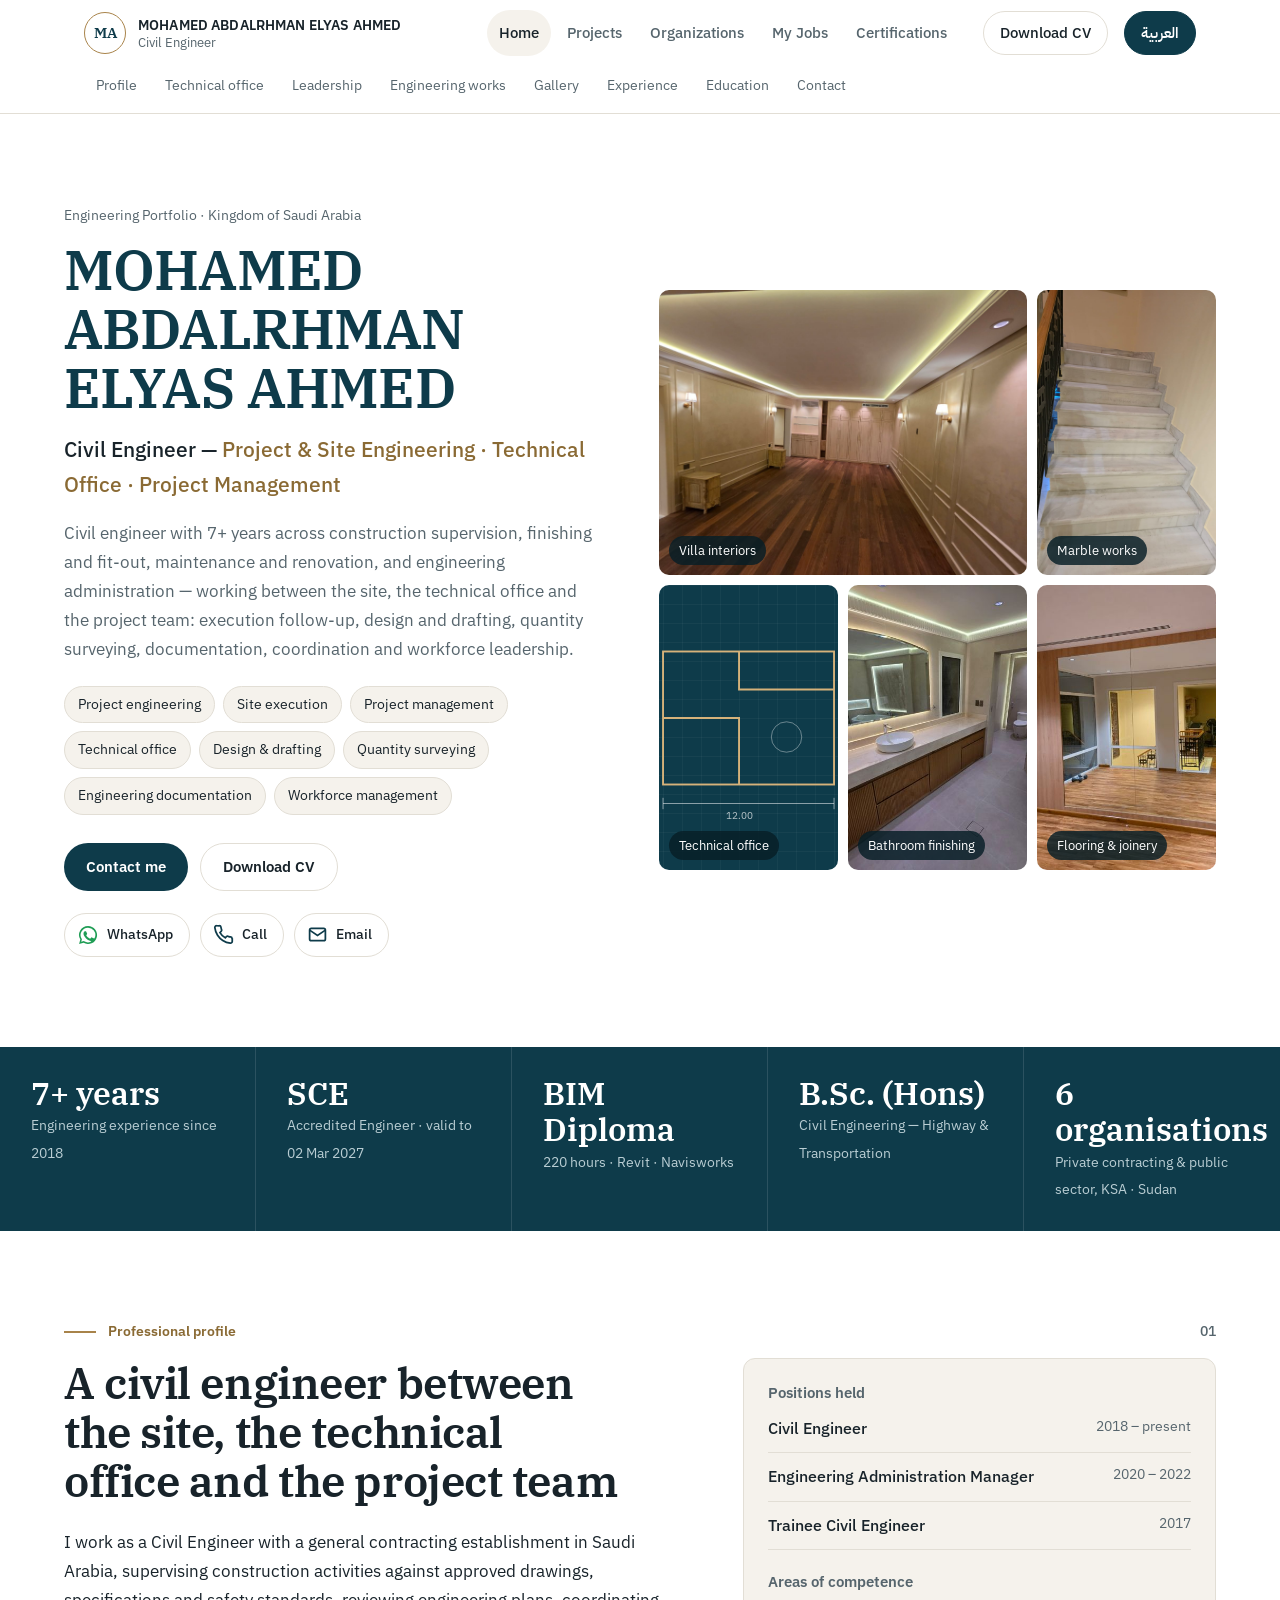
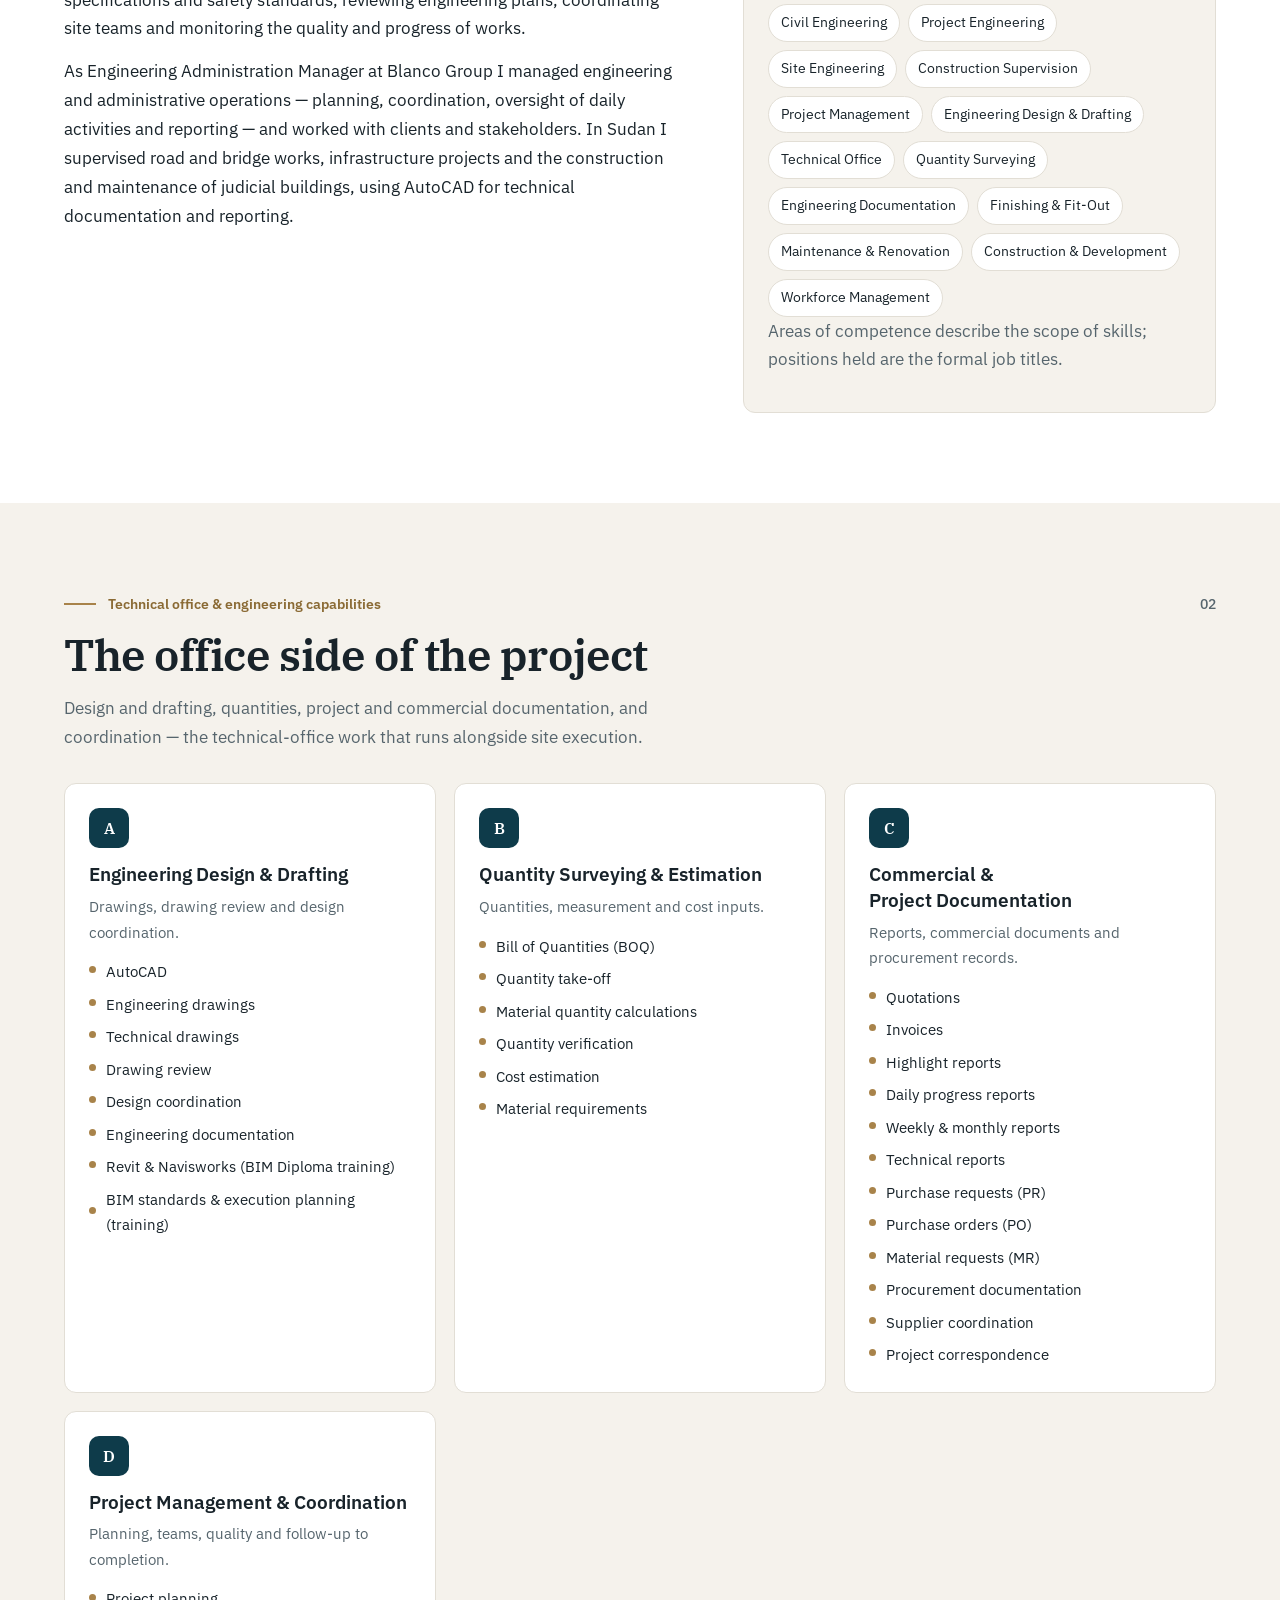
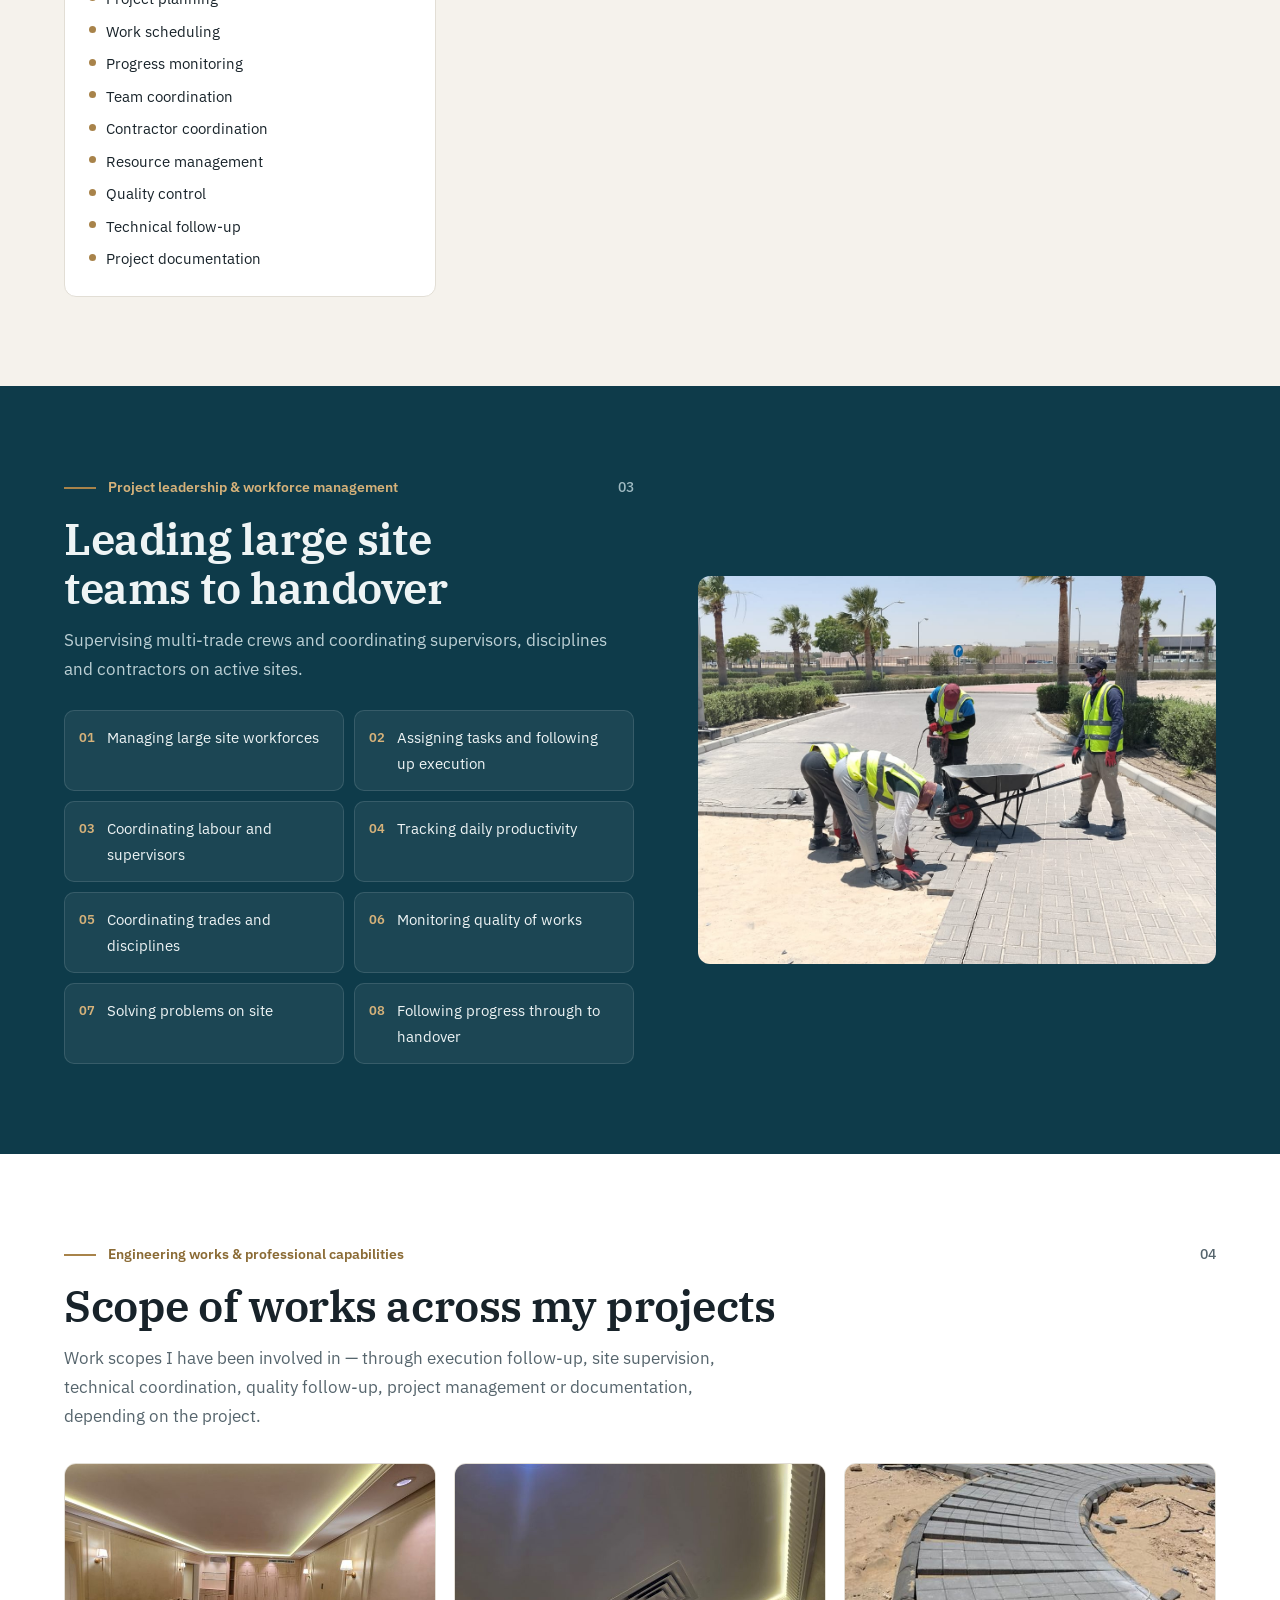
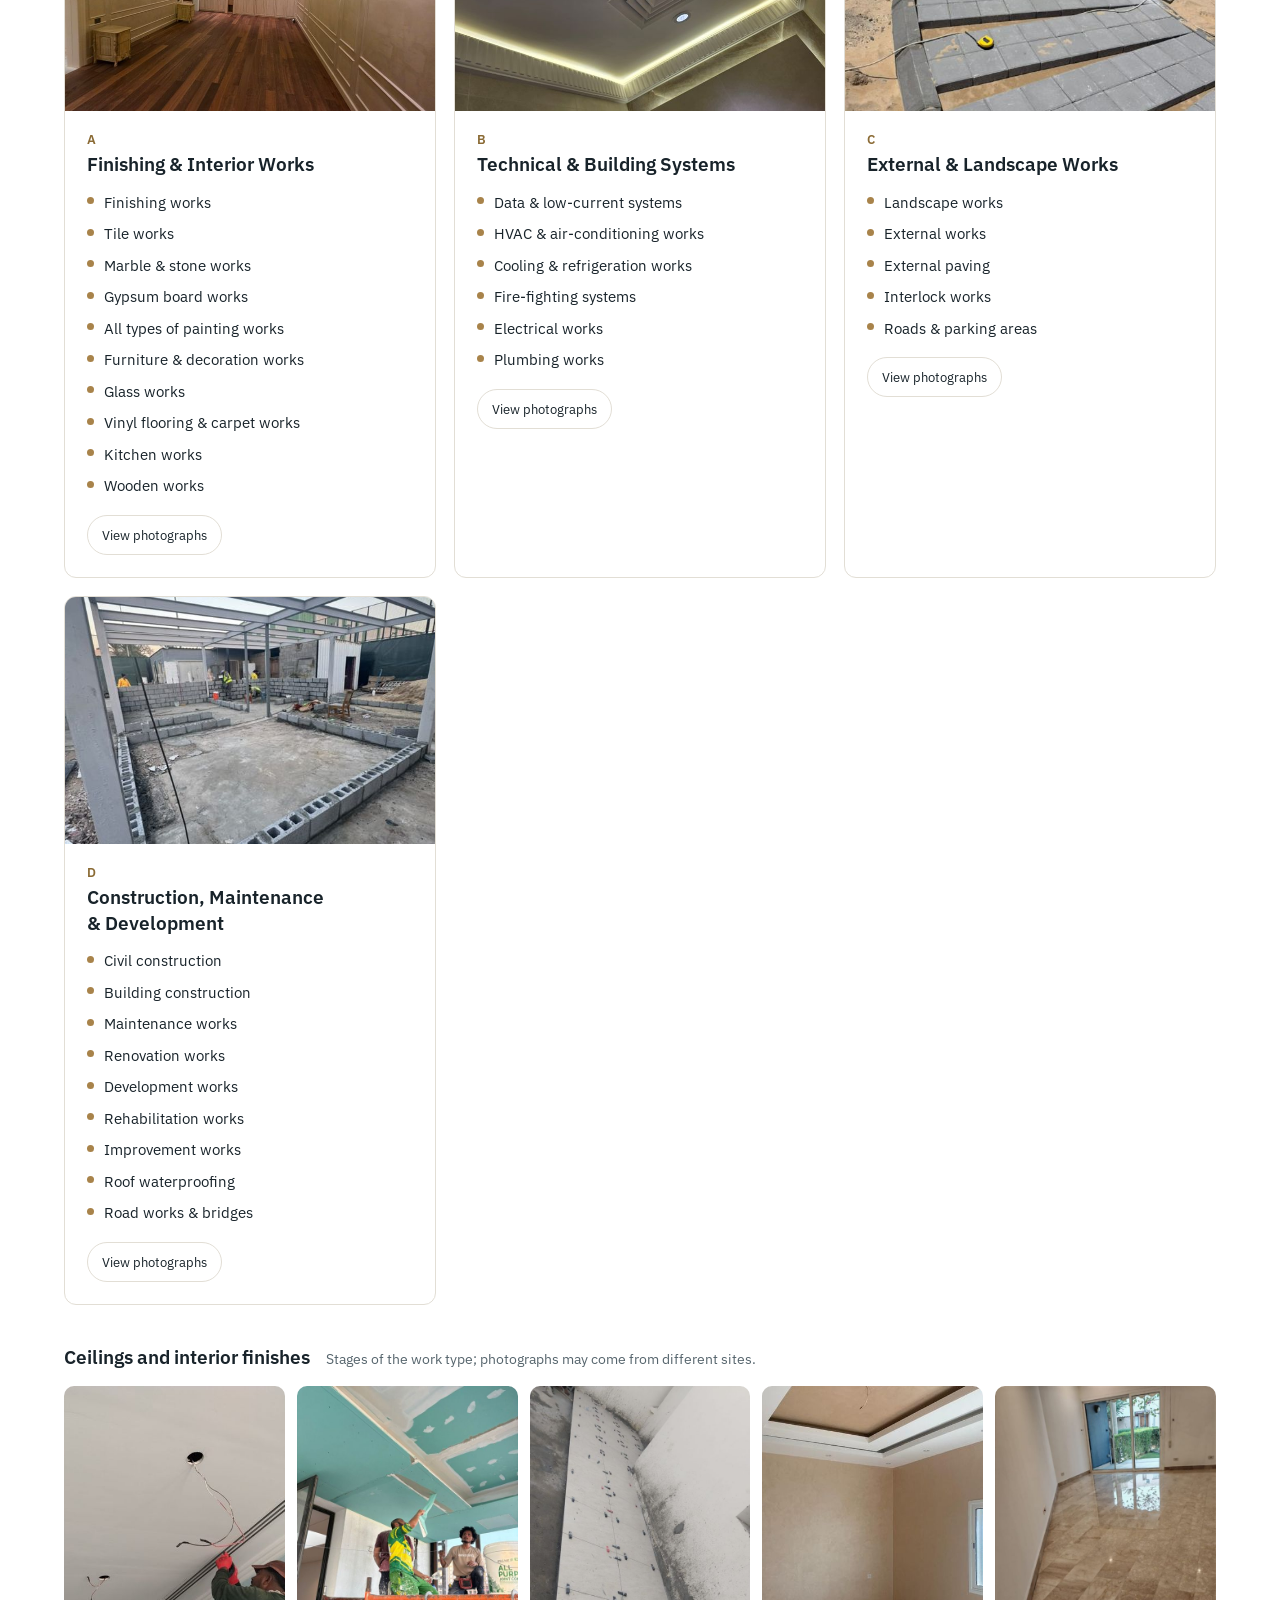
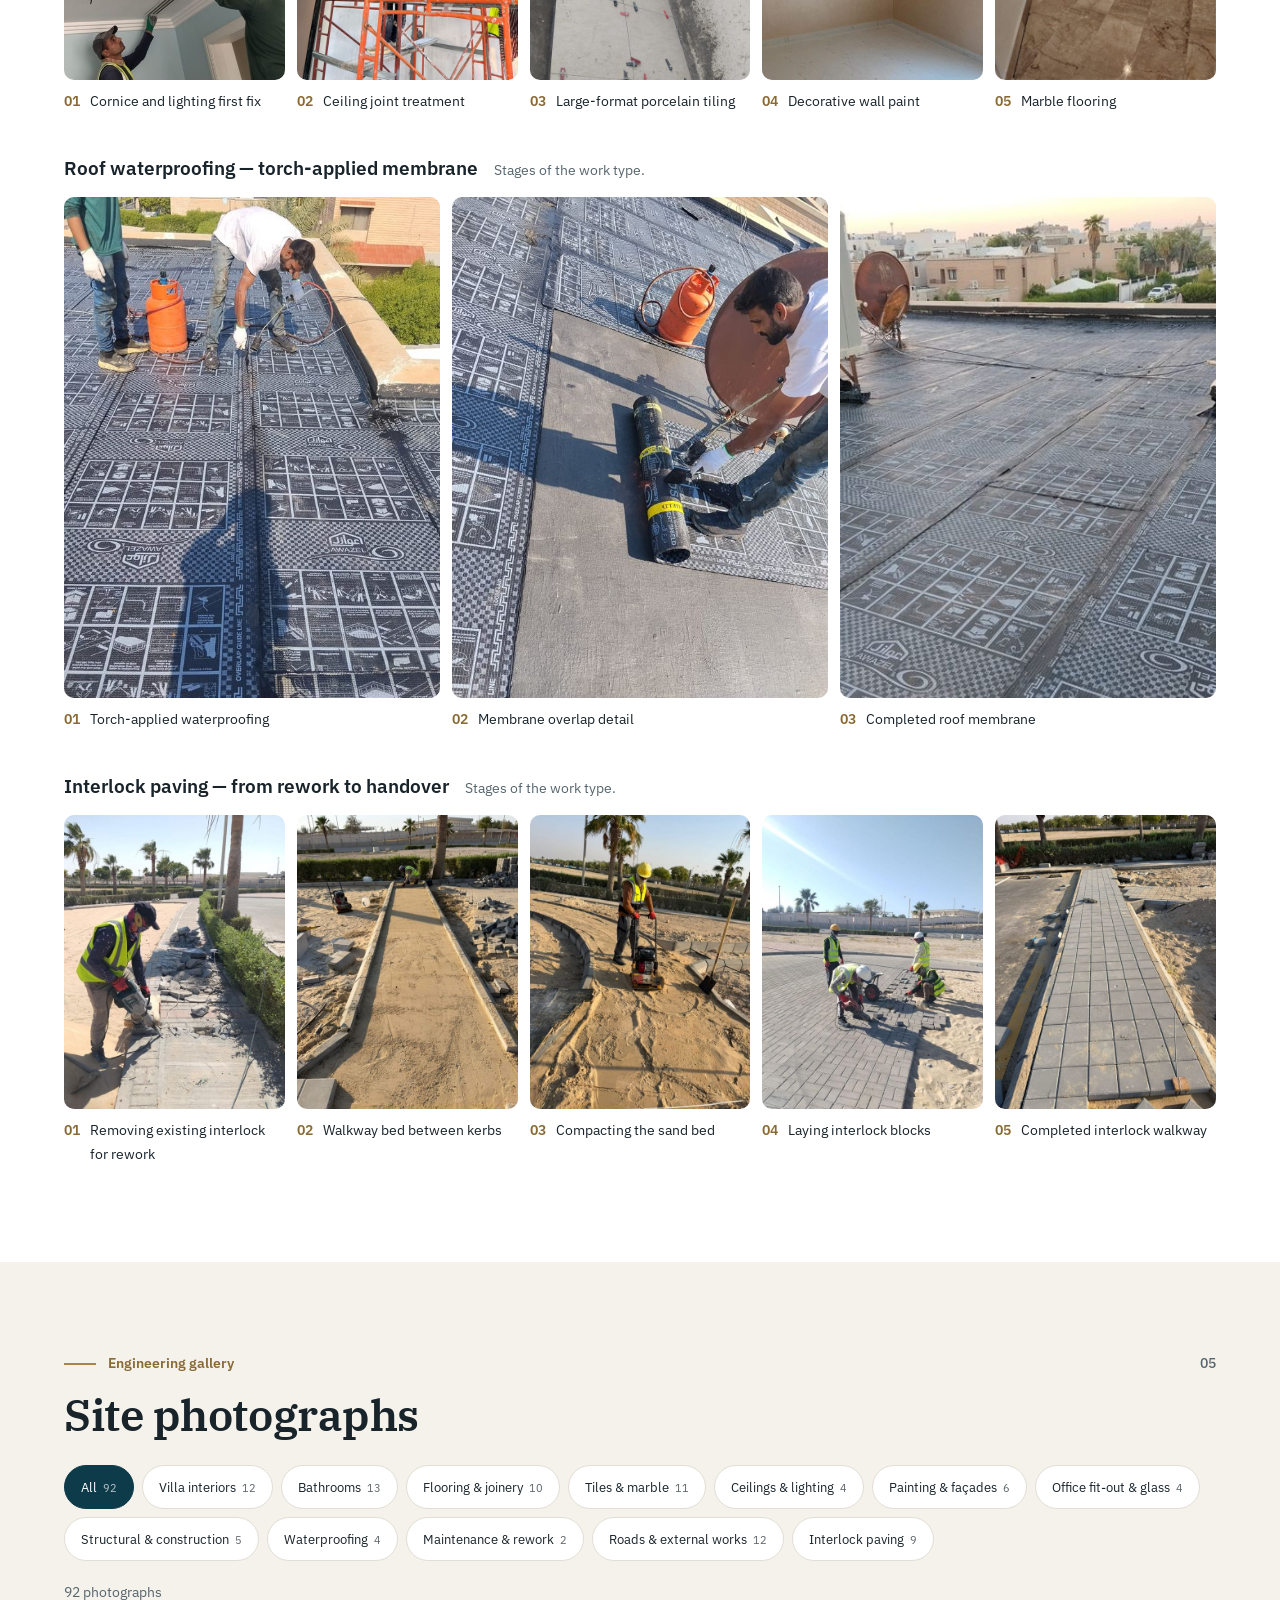
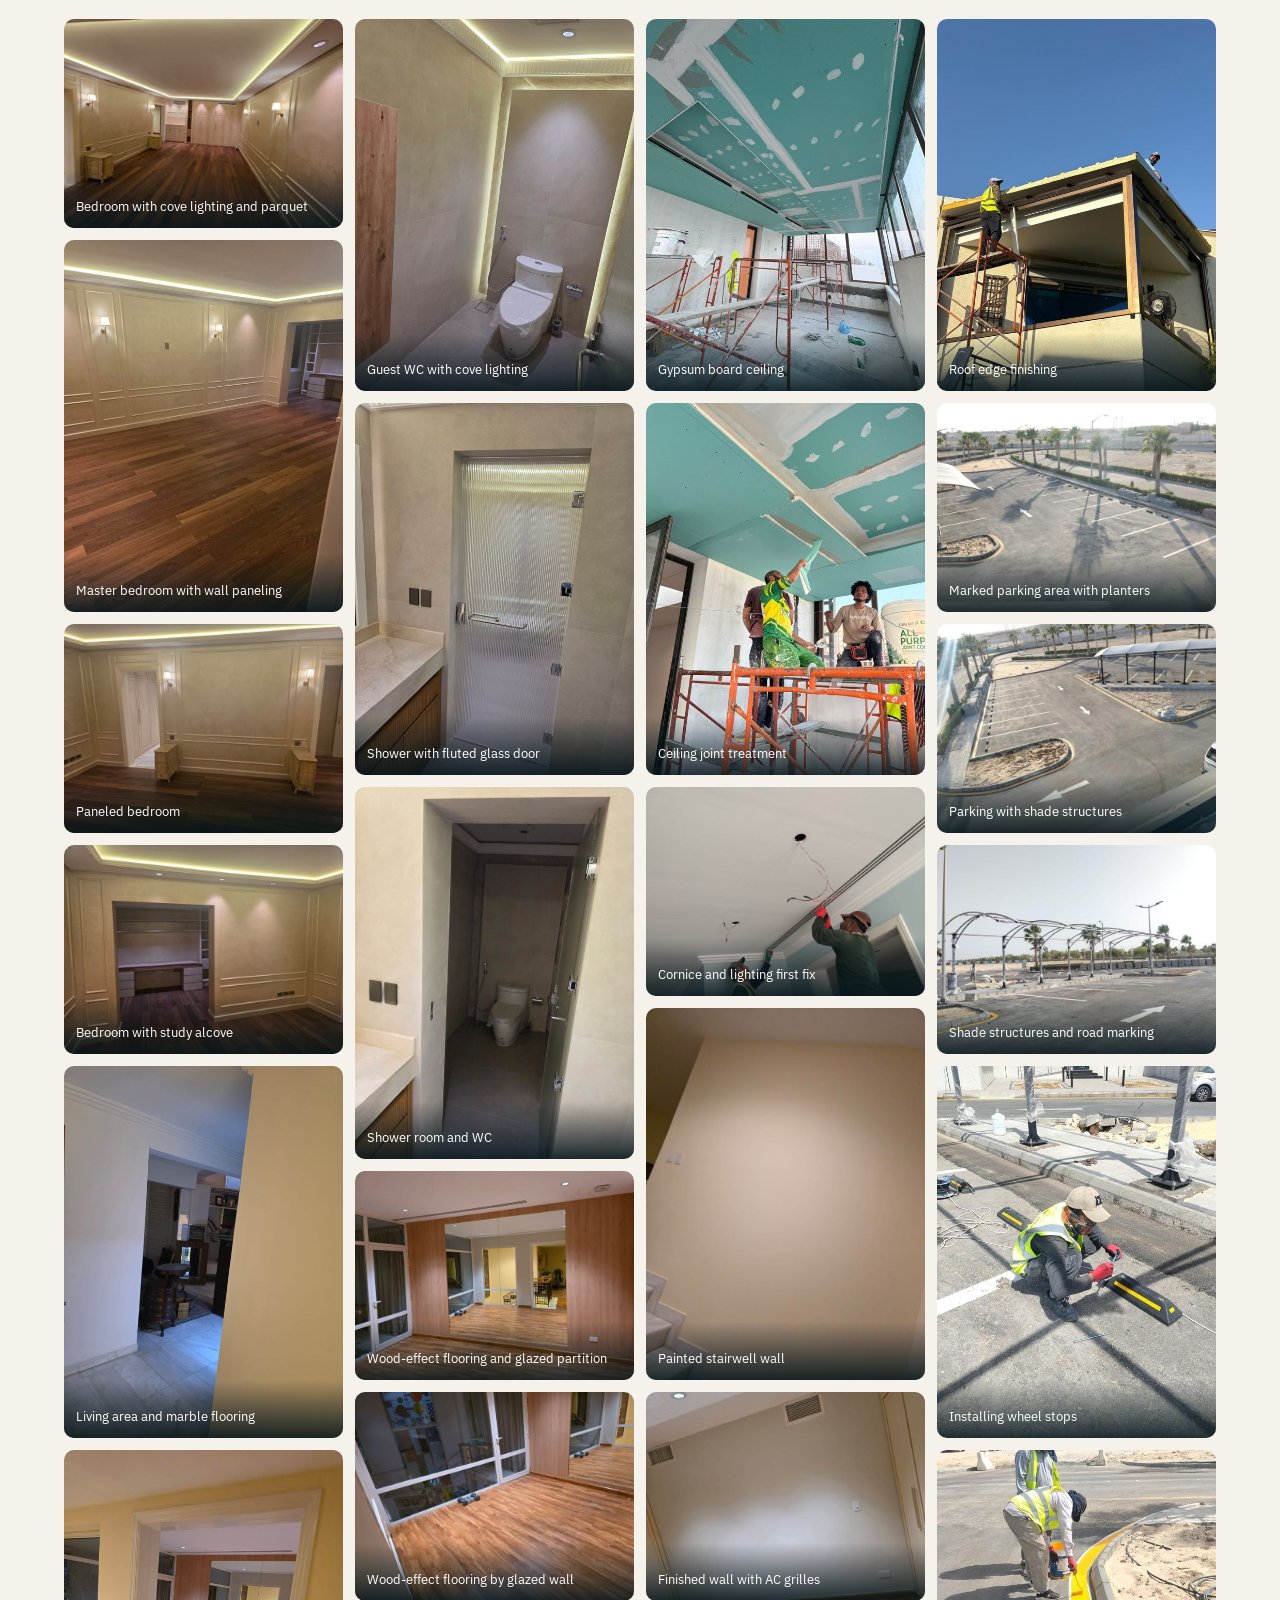
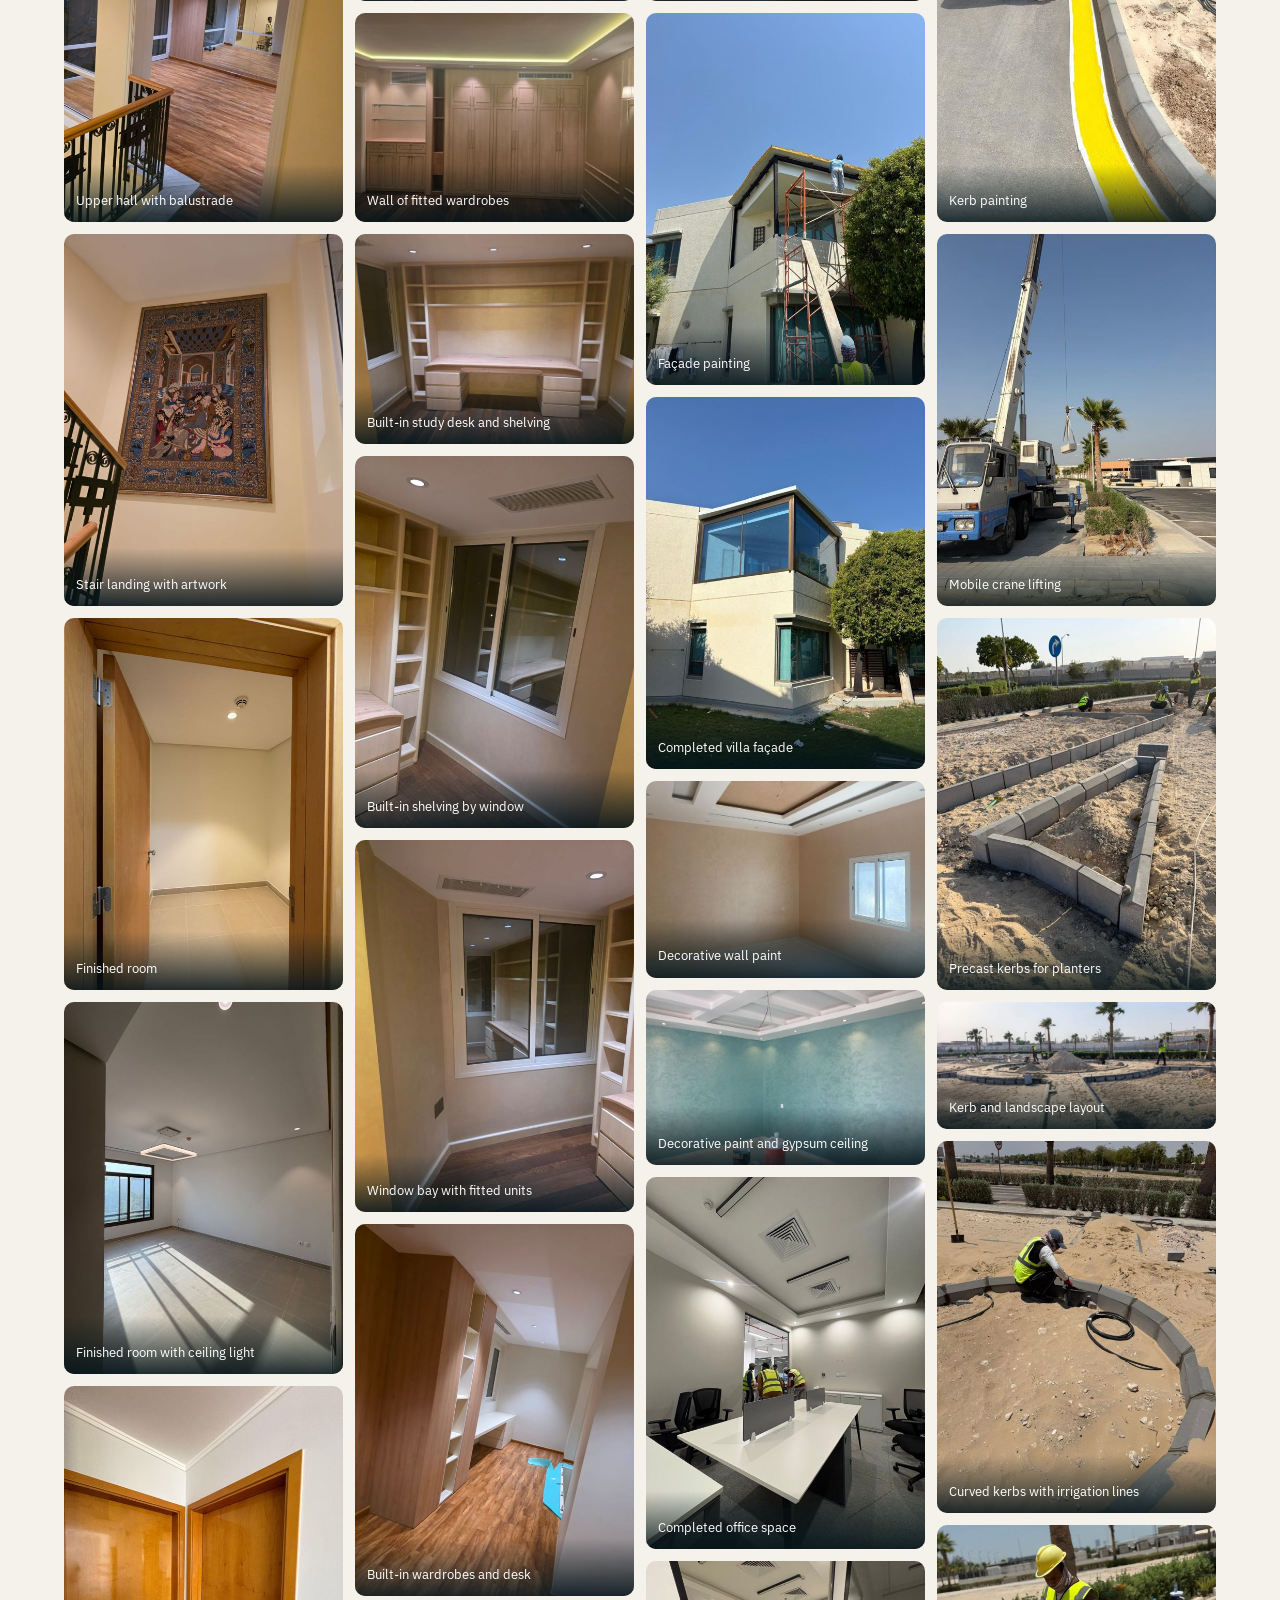
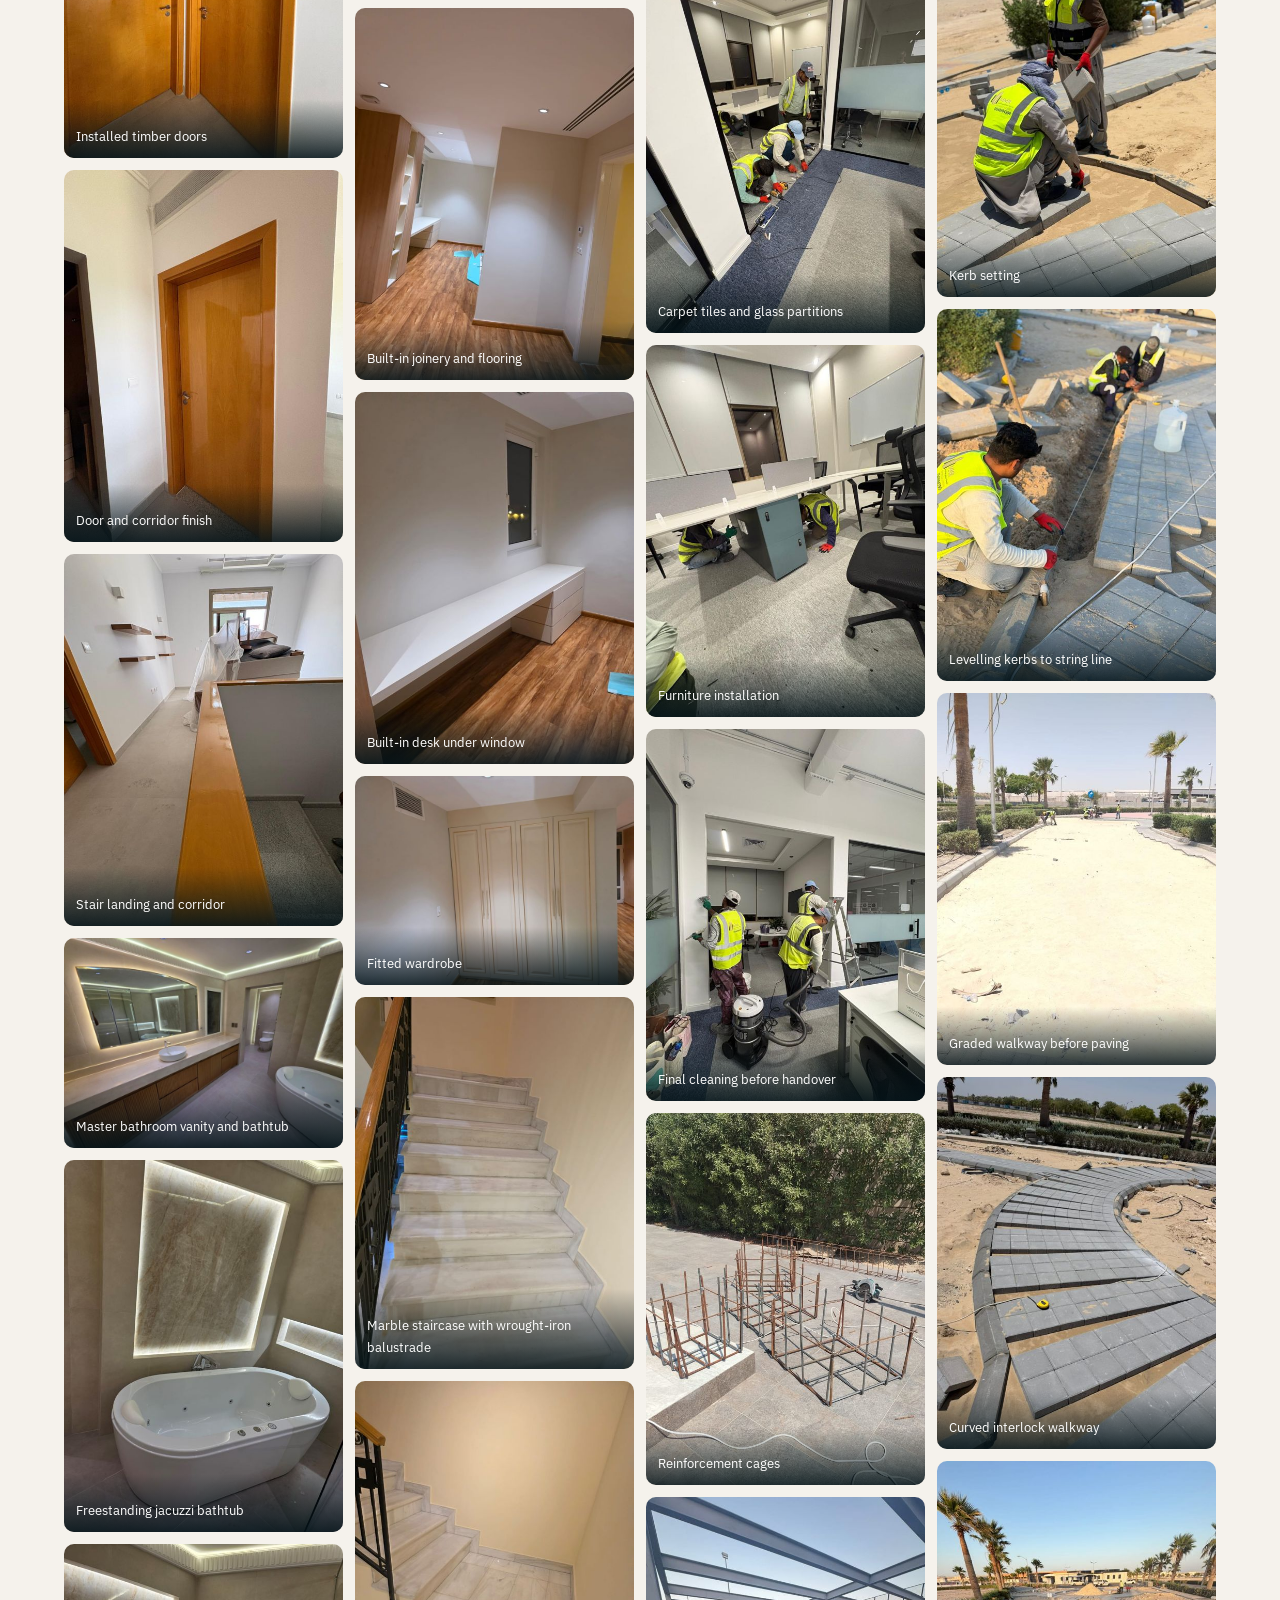
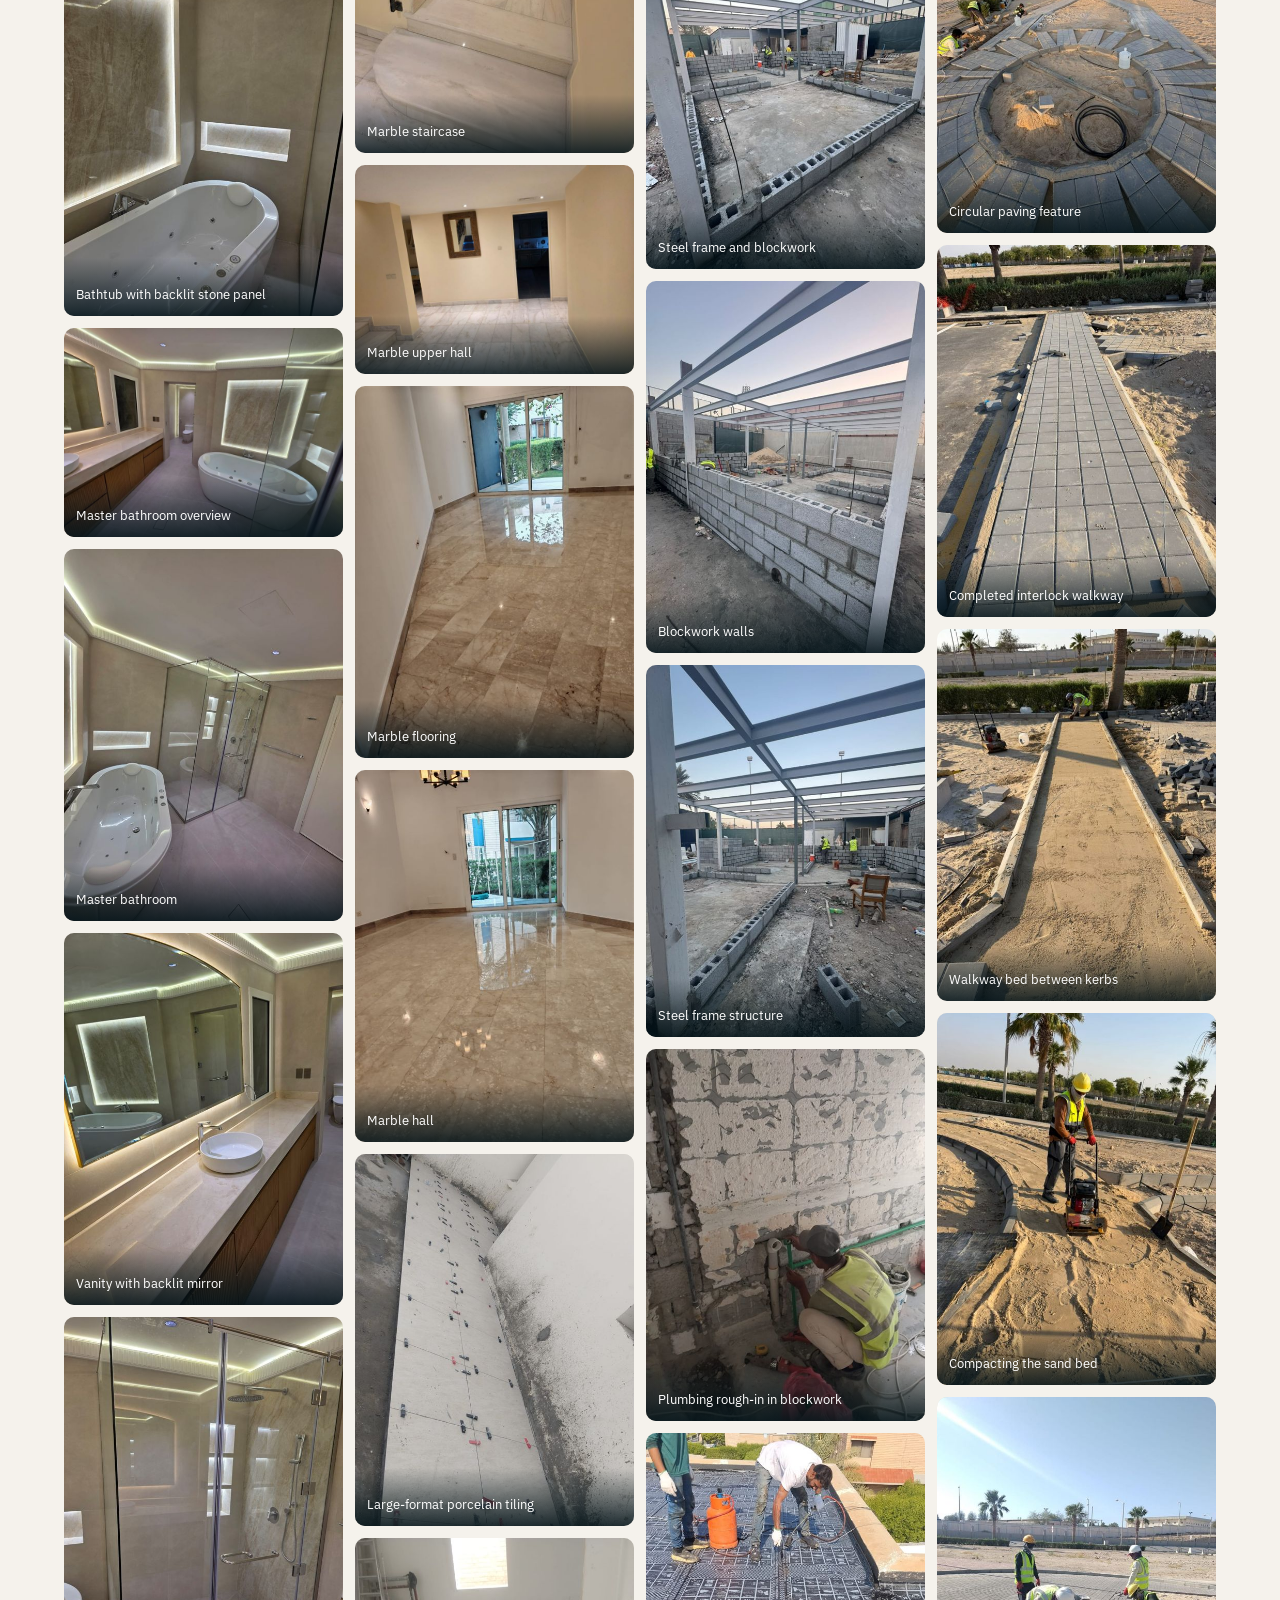
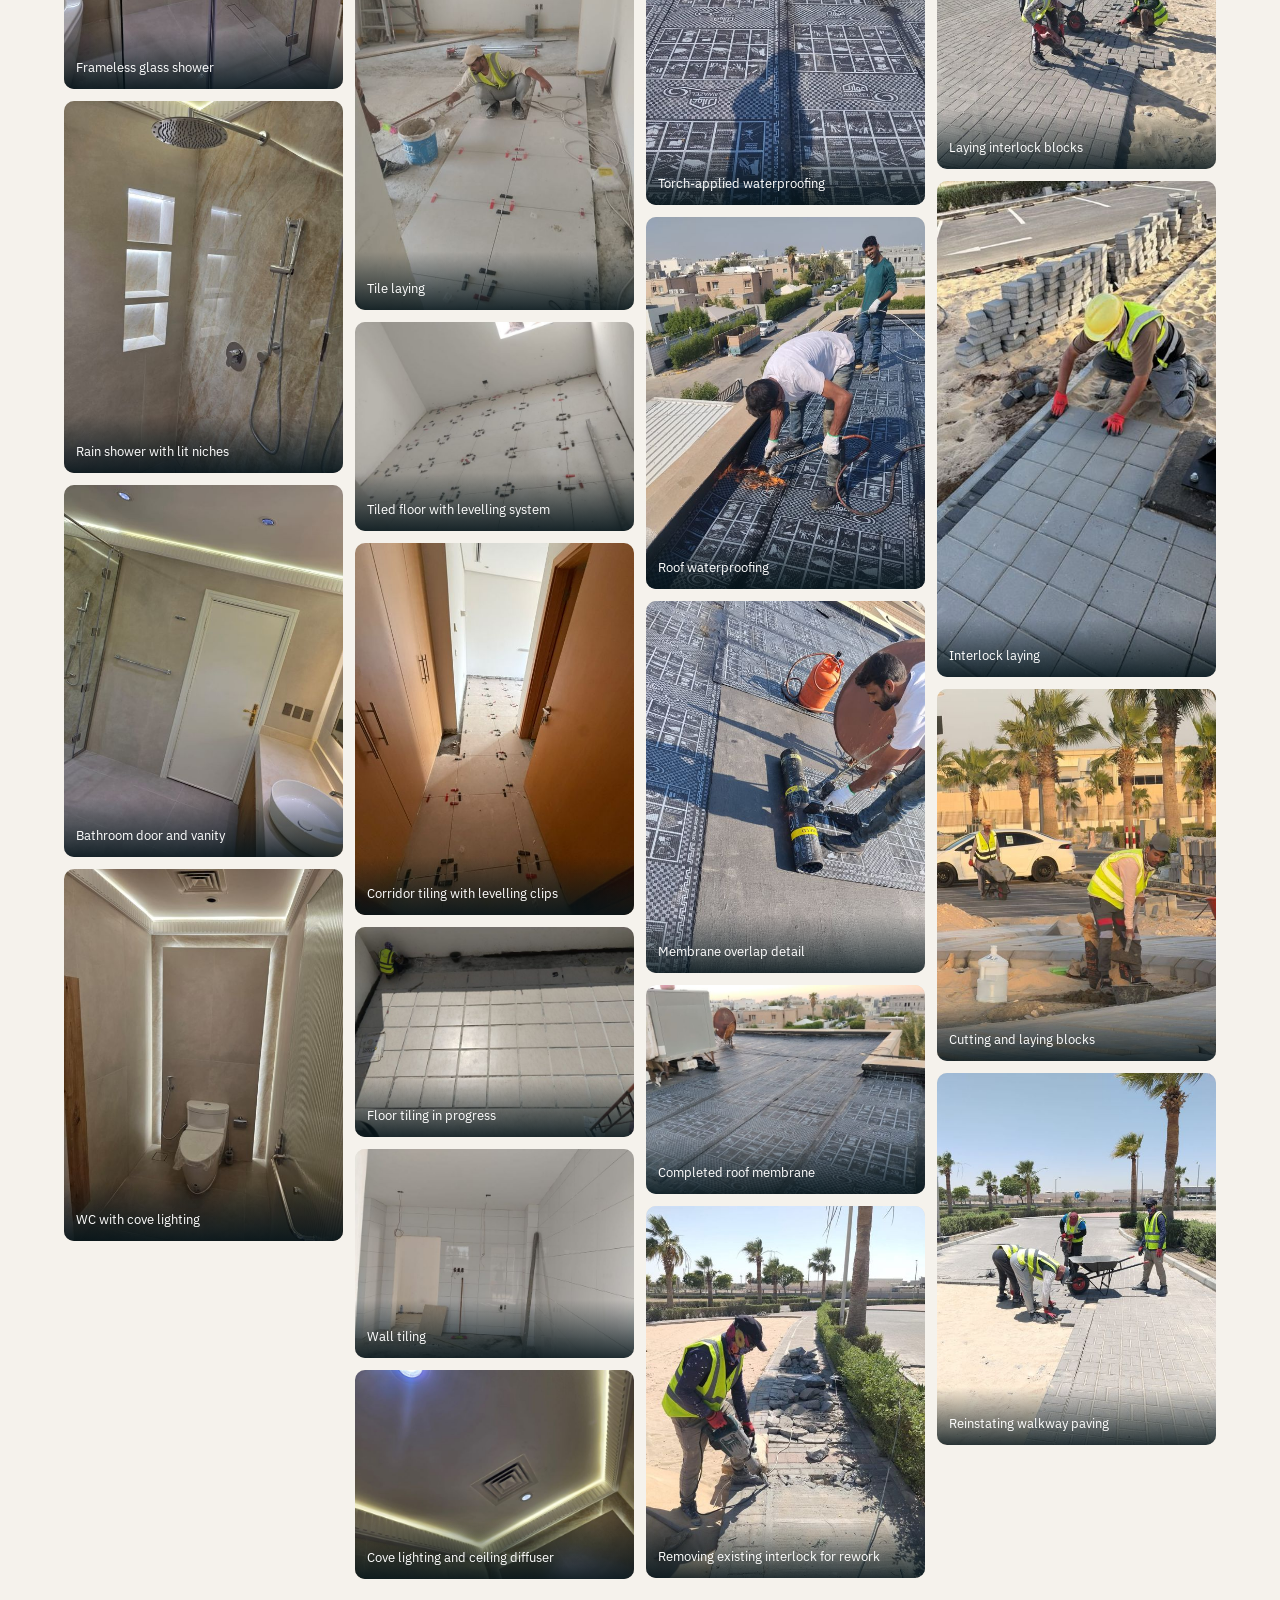
<file: index.html>
<!DOCTYPE html>
<html lang="en" dir="ltr">
<head>
<meta charset="utf-8">
<meta name="viewport" content="width=device-width, initial-scale=1">
<title>Mohamed Abdalrhman Elyas Ahmed — Civil Engineer</title>
<meta name="description" content="Mohamed Abdalrhman Elyas Ahmed — Civil Engineer (SCE accredited): project & site engineering, technical office, construction supervision, finishing and infrastructure works.">
<meta property="og:title" content="Mohamed Abdalrhman Elyas Ahmed — Civil Engineer">
<meta property="og:image" content="img/full/01.jpg">
<link rel="preconnect" href="https://fonts.googleapis.com">
<link rel="preconnect" href="https://fonts.gstatic.com" crossorigin>
<link href="https://fonts.googleapis.com/css2?family=IBM+Plex+Sans:wght@400;500;600&family=IBM+Plex+Serif:wght@500;600&family=IBM+Plex+Sans+Arabic:wght@400;500;600;700&display=swap" rel="stylesheet">
<link rel="stylesheet" href="assets/site.css?v=202611271703">
</head>
<body data-page="home">
<header>
  <div class="bar">
    <a class="brand" href="index.html"><span class="mono">MA</span><span><b id="hdrName"></b><small id="hdrRole"></small></span></a>
    <nav class="pages" id="pagenav" aria-label="Pages"></nav>
    <a class="cvbtn" href="cv.pdf" id="hdrCv"></a>
    <button class="langbtn" id="lang" type="button"></button>
  </div>
  <nav class="sec" id="secnav" aria-label="Sections"></nav>
</header>
<main id="app"></main>
<footer><div class="wrap"><span id="foot1"></span><span id="foot2"></span><span id="footReach"></span></div></footer>
<dialog id="lb"><div class="lb"><img id="lbimg" alt=""><p id="lbcap"></p><div class="lbc"><button id="prev"></button><button id="close"></button><button id="next"></button></div></div></dialog>
<noscript><p style="padding:24px">Mohamed Abdalrhman Elyas Ahmed — Civil Engineer · eng.mohamed.elyas@gmail.com · +966 50 604 8872</p></noscript>

<script src="assets/app.js?v=202611271703"></script>
</body>
</html>
</file>
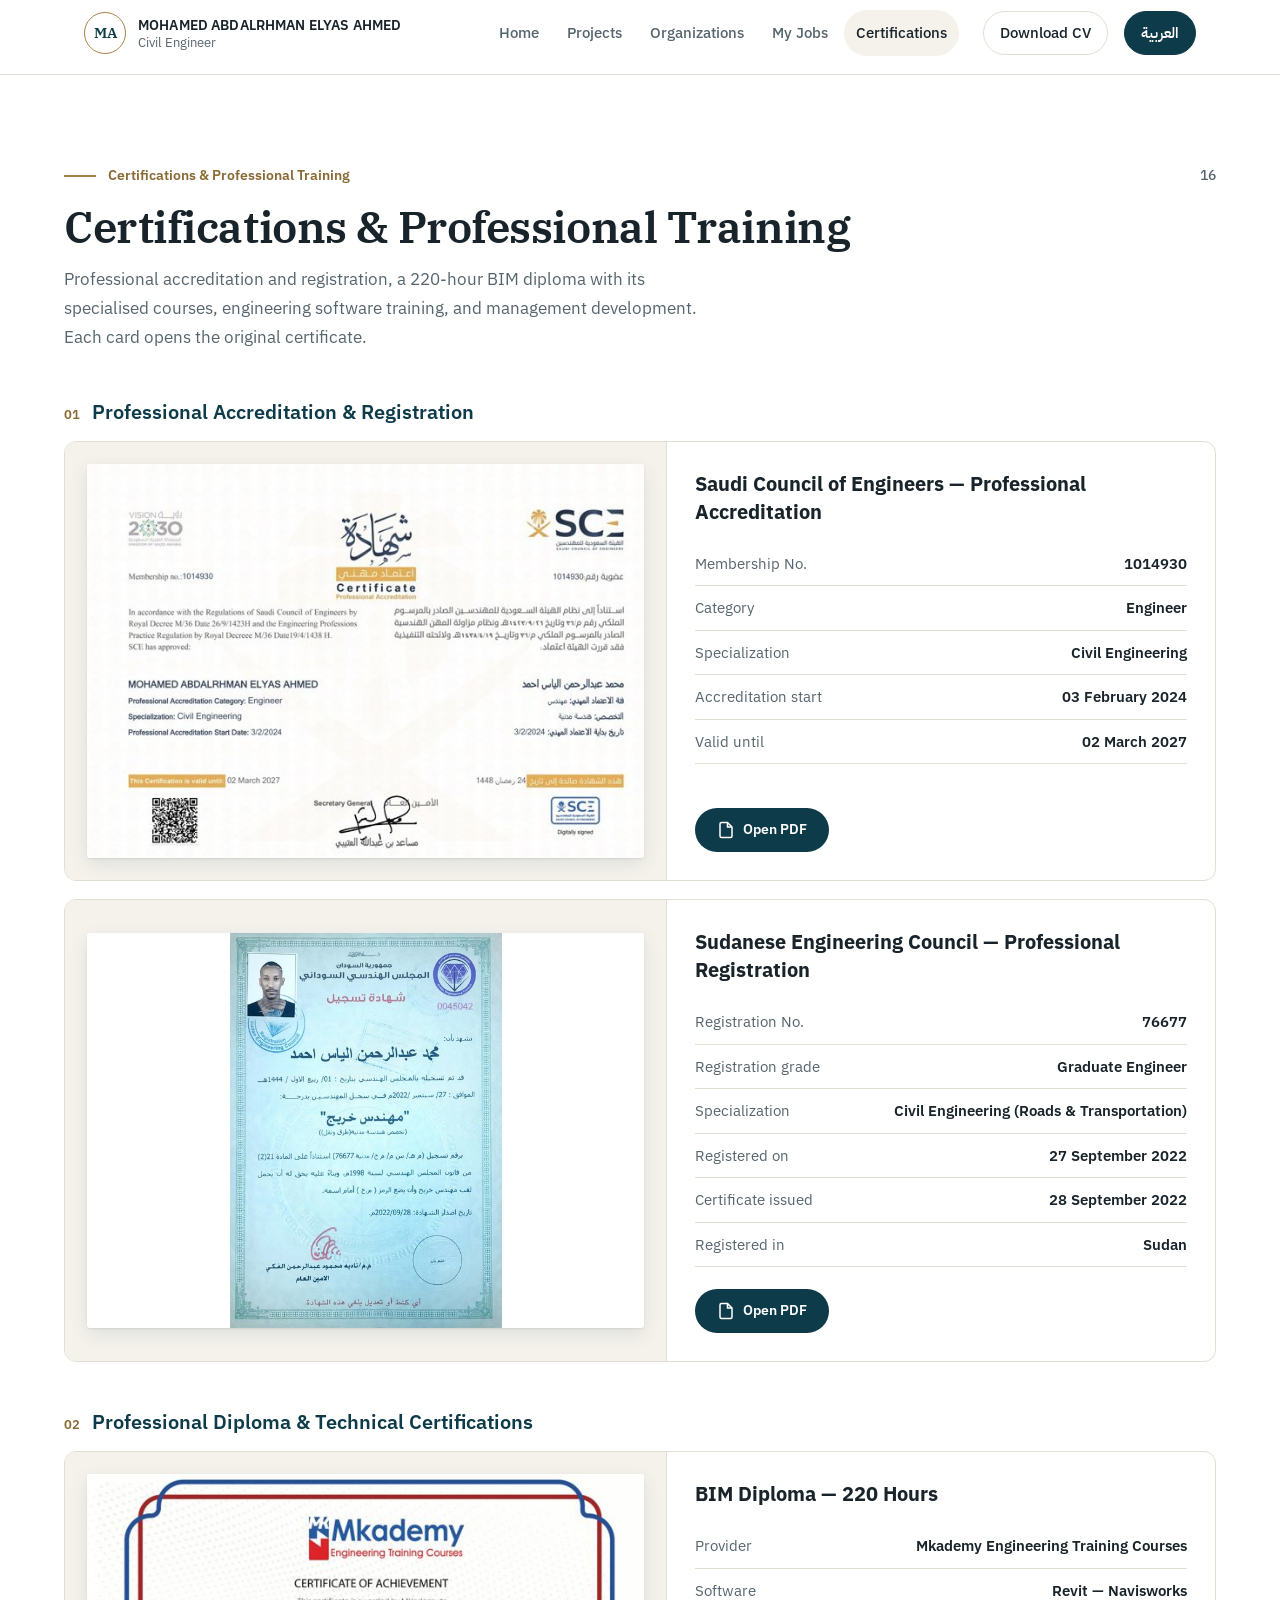
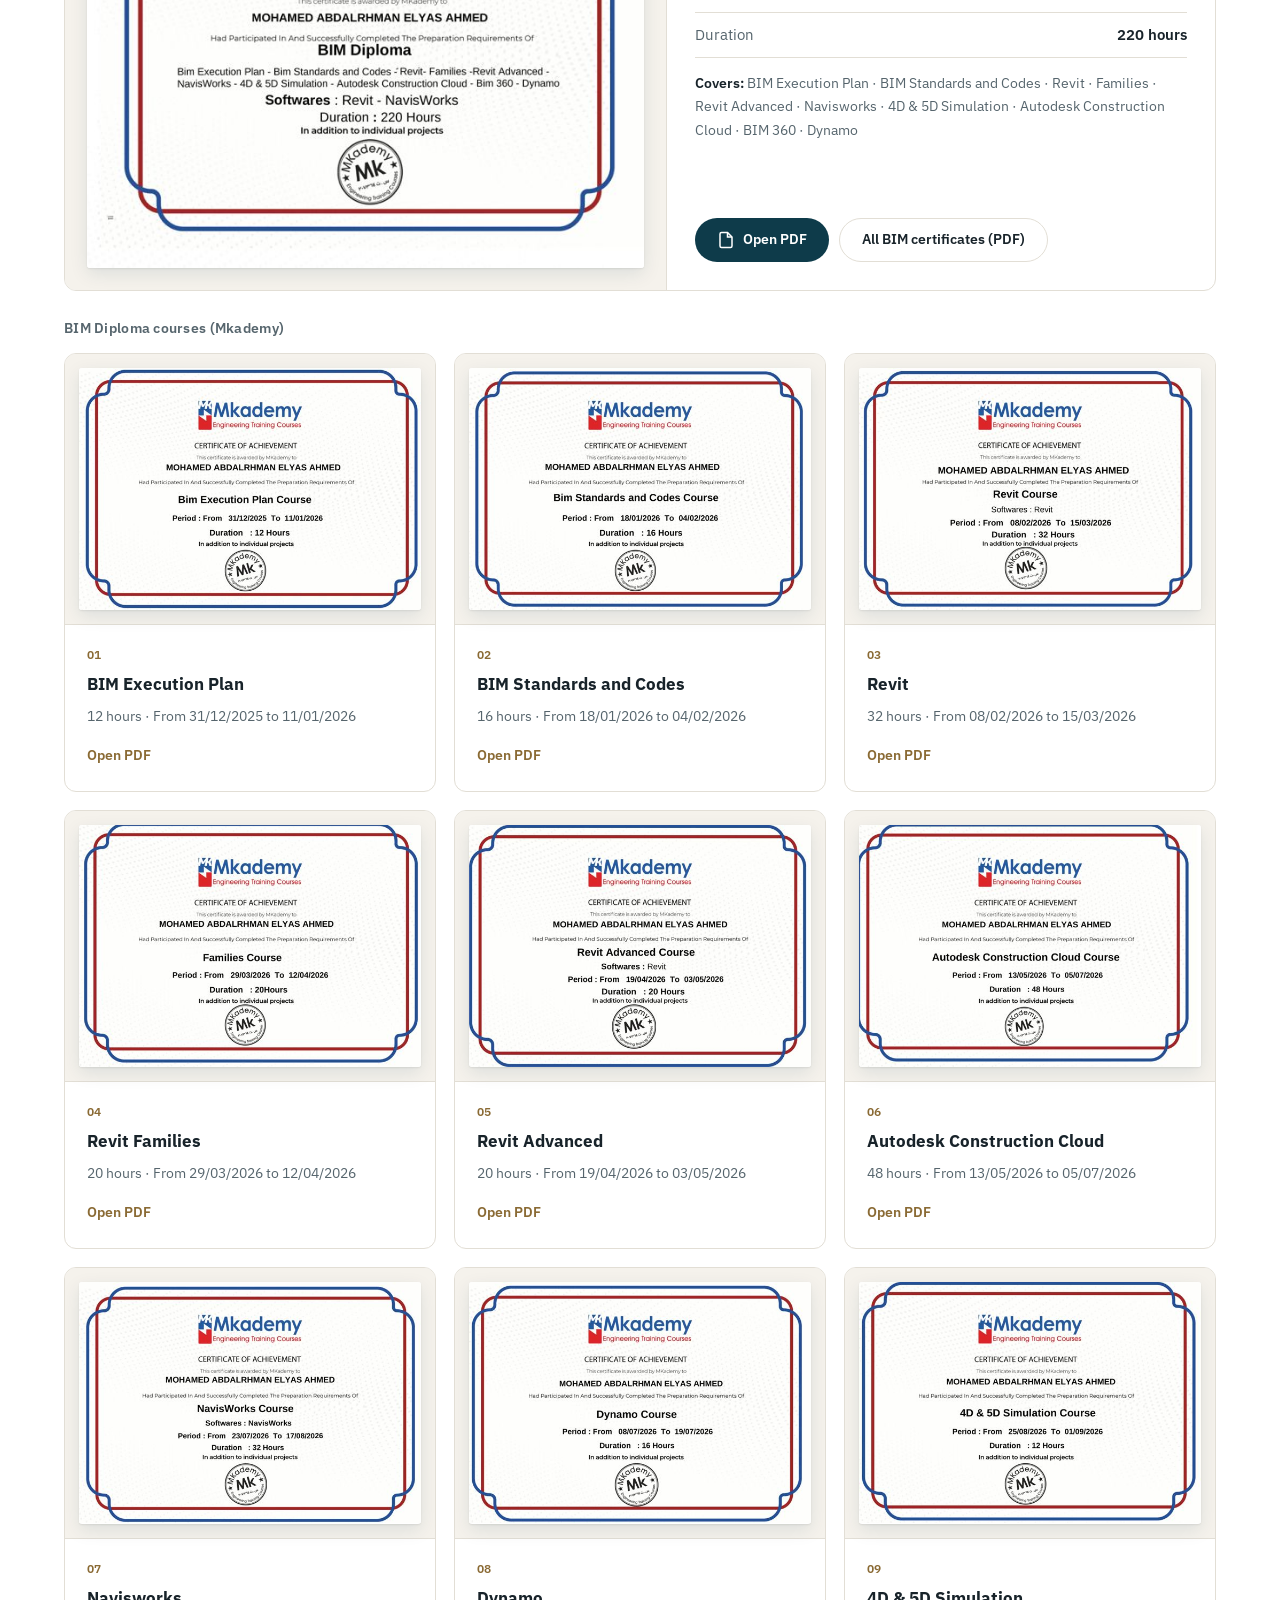
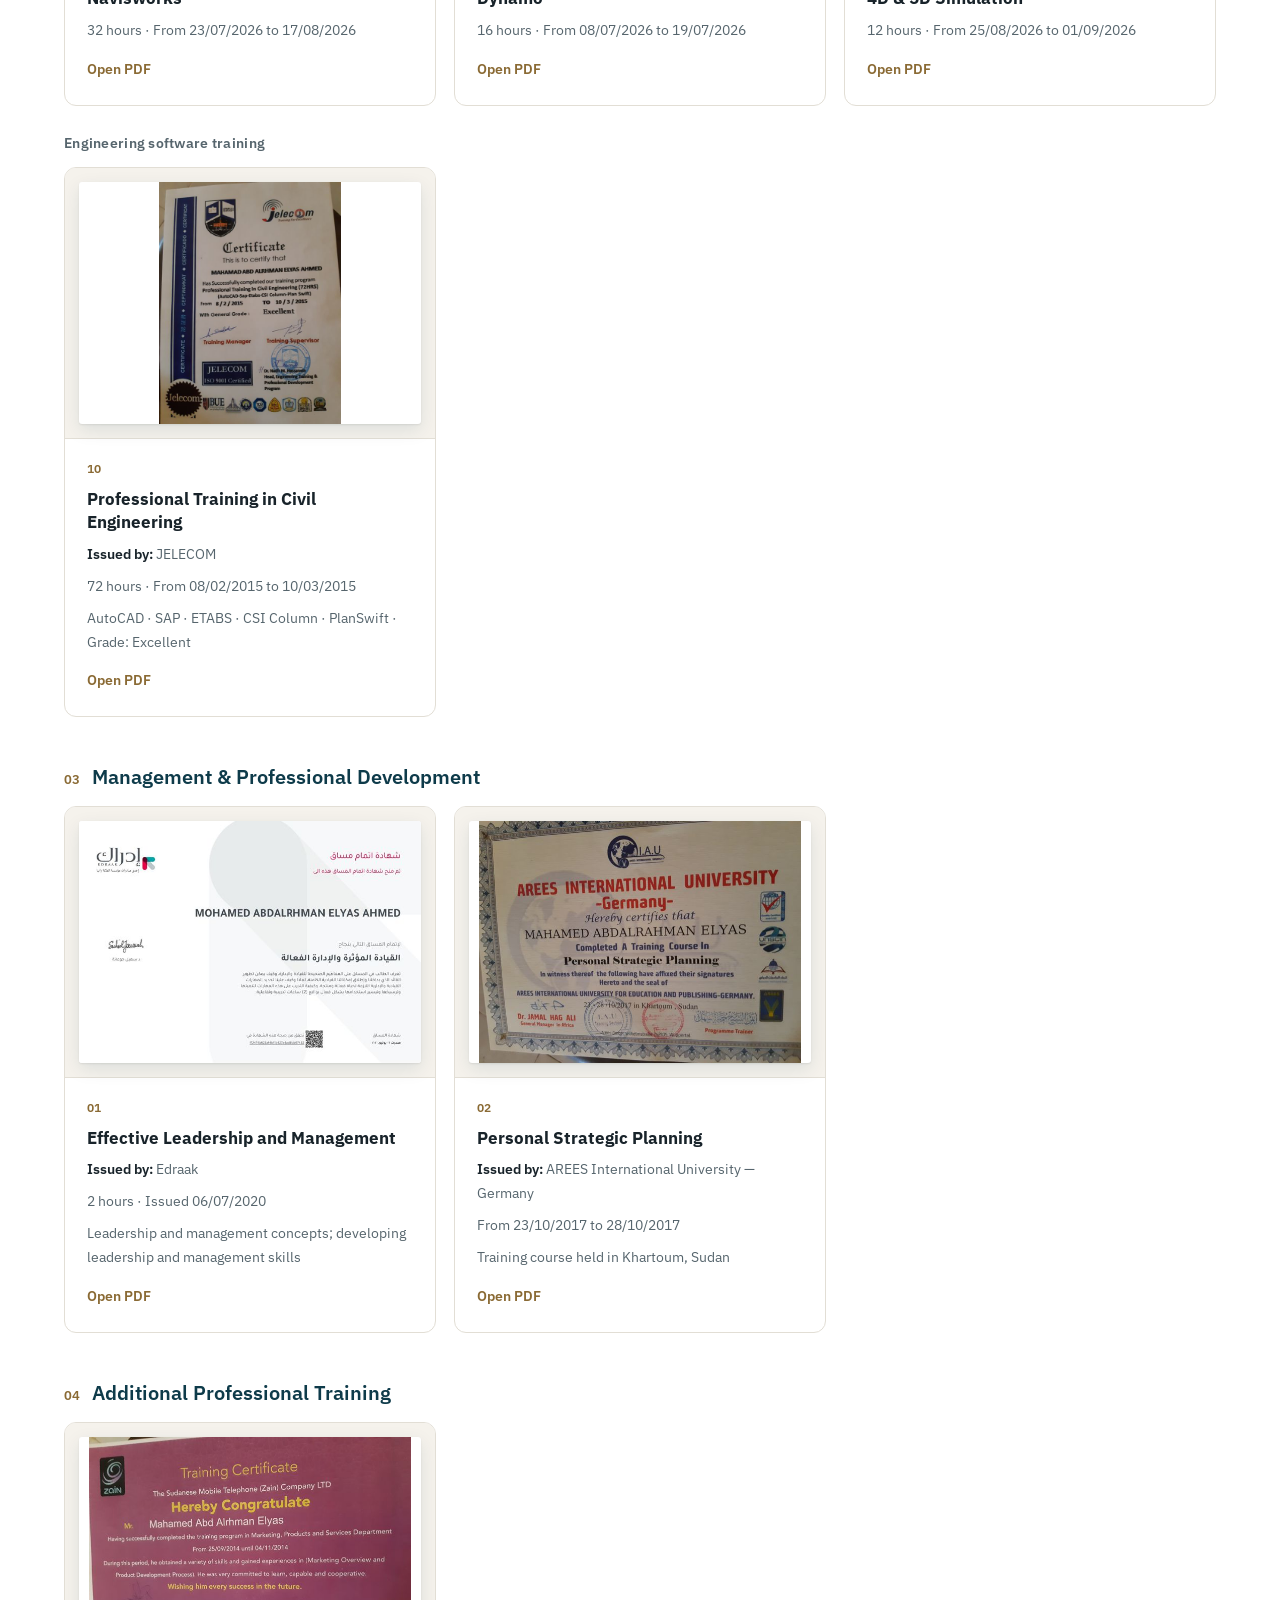
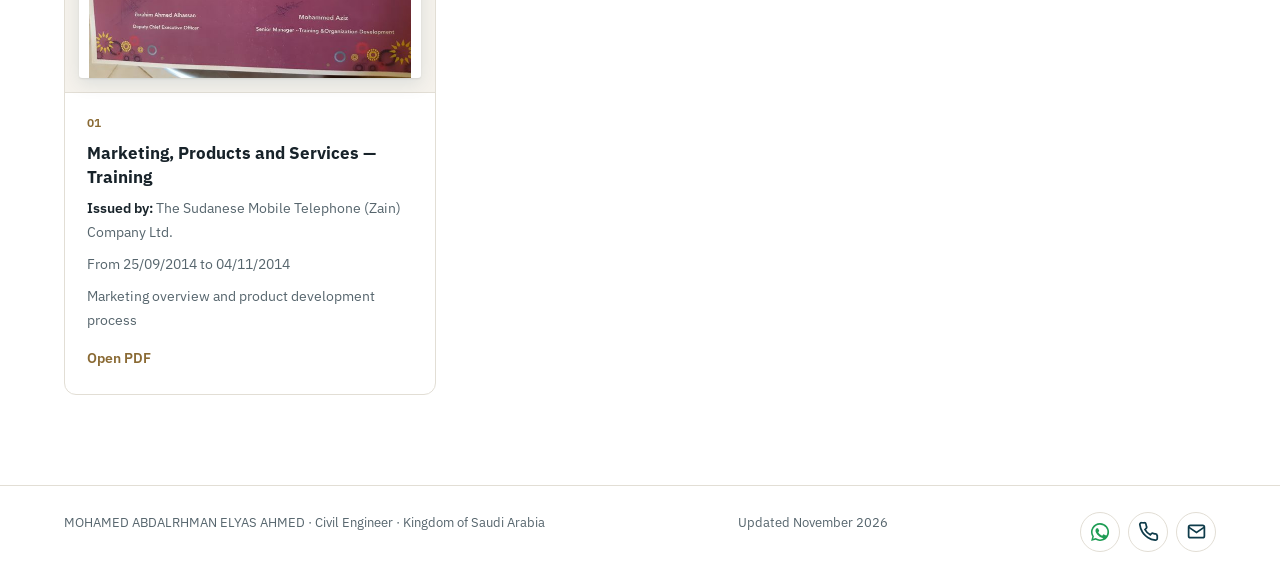
<file: certifications.html>
<!DOCTYPE html>
<html lang="en" dir="ltr">
<head>
<meta charset="utf-8">
<meta name="viewport" content="width=device-width, initial-scale=1">
<title>Certifications &amp; Professional Training — Mohamed Abdalrhman Elyas Ahmed</title>
<meta name="description" content="Certifications of Mohamed Abdalrhman Elyas Ahmed — Saudi Council of Engineers professional accreditation, BIM Diploma (220 hours) and nine BIM courses. Civil Engineer: project & site engineering, technical office, construction supervision, finishing and infrastructure works.">
<meta property="og:title" content="Mohamed Abdalrhman Elyas Ahmed — Civil Engineer">
<meta property="og:image" content="img/full/01.jpg">
<link rel="preconnect" href="https://fonts.googleapis.com">
<link rel="preconnect" href="https://fonts.gstatic.com" crossorigin>
<link href="https://fonts.googleapis.com/css2?family=IBM+Plex+Sans:wght@400;500;600&family=IBM+Plex+Serif:wght@500;600&family=IBM+Plex+Sans+Arabic:wght@400;500;600;700&display=swap" rel="stylesheet">
<link rel="stylesheet" href="assets/site.css?v=202611271703">
</head>
<body data-page="certs">
<header>
  <div class="bar">
    <a class="brand" href="index.html"><span class="mono">MA</span><span><b id="hdrName"></b><small id="hdrRole"></small></span></a>
    <nav class="pages" id="pagenav" aria-label="Pages"></nav>
    <a class="cvbtn" href="cv.pdf" id="hdrCv"></a>
    <button class="langbtn" id="lang" type="button"></button>
  </div>
  <nav class="sec" id="secnav" aria-label="Sections"></nav>
</header>
<main id="app"></main>
<footer><div class="wrap"><span id="foot1"></span><span id="foot2"></span><span id="footReach"></span></div></footer>
<dialog id="lb"><div class="lb"><img id="lbimg" alt=""><p id="lbcap"></p><div class="lbc"><button id="prev"></button><button id="close"></button><button id="next"></button></div></div></dialog>
<noscript><p style="padding:24px">Mohamed Abdalrhman Elyas Ahmed — Civil Engineer · eng.mohamed.elyas@gmail.com · +966 50 604 8872</p></noscript>

<script src="assets/app.js?v=202611271703"></script>
</body>
</html>
</file>
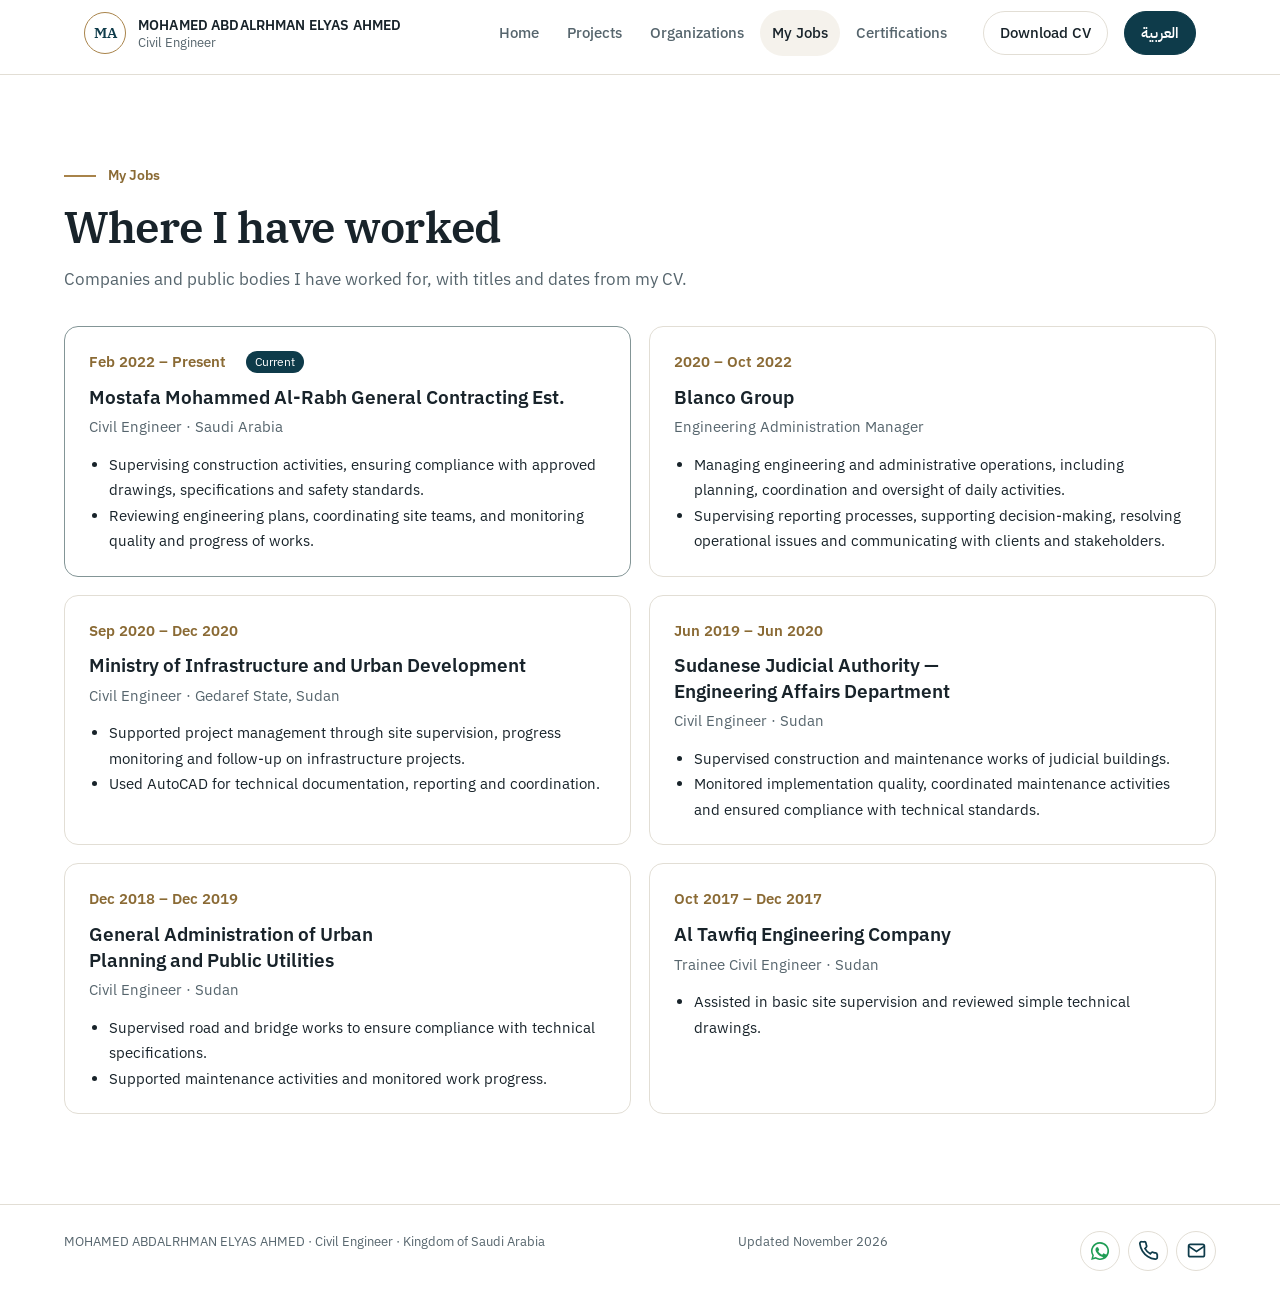
<file: jobs.html>
<!DOCTYPE html>
<html lang="en" dir="ltr">
<head>
<meta charset="utf-8">
<meta name="viewport" content="width=device-width, initial-scale=1">
<title>My Jobs — Mohamed Abdalrhman Elyas Ahmed</title>
<meta name="description" content="Mohamed Abdalrhman Elyas Ahmed — Civil Engineer (SCE accredited): project & site engineering, technical office, construction supervision, finishing and infrastructure works.">
<meta property="og:title" content="Mohamed Abdalrhman Elyas Ahmed — Civil Engineer">
<meta property="og:image" content="img/full/01.jpg">
<link rel="preconnect" href="https://fonts.googleapis.com">
<link rel="preconnect" href="https://fonts.gstatic.com" crossorigin>
<link href="https://fonts.googleapis.com/css2?family=IBM+Plex+Sans:wght@400;500;600&family=IBM+Plex+Serif:wght@500;600&family=IBM+Plex+Sans+Arabic:wght@400;500;600;700&display=swap" rel="stylesheet">
<link rel="stylesheet" href="assets/site.css?v=202611271703">
</head>
<body data-page="jobs">
<header>
  <div class="bar">
    <a class="brand" href="index.html"><span class="mono">MA</span><span><b id="hdrName"></b><small id="hdrRole"></small></span></a>
    <nav class="pages" id="pagenav" aria-label="Pages"></nav>
    <a class="cvbtn" href="cv.pdf" id="hdrCv"></a>
    <button class="langbtn" id="lang" type="button"></button>
  </div>
  <nav class="sec" id="secnav" aria-label="Sections"></nav>
</header>
<main id="app"></main>
<footer><div class="wrap"><span id="foot1"></span><span id="foot2"></span><span id="footReach"></span></div></footer>
<dialog id="lb"><div class="lb"><img id="lbimg" alt=""><p id="lbcap"></p><div class="lbc"><button id="prev"></button><button id="close"></button><button id="next"></button></div></div></dialog>
<noscript><p style="padding:24px">Mohamed Abdalrhman Elyas Ahmed — Civil Engineer · eng.mohamed.elyas@gmail.com · +966 50 604 8872</p></noscript>

<script src="assets/app.js?v=202611271703"></script>
</body>
</html>
</file>
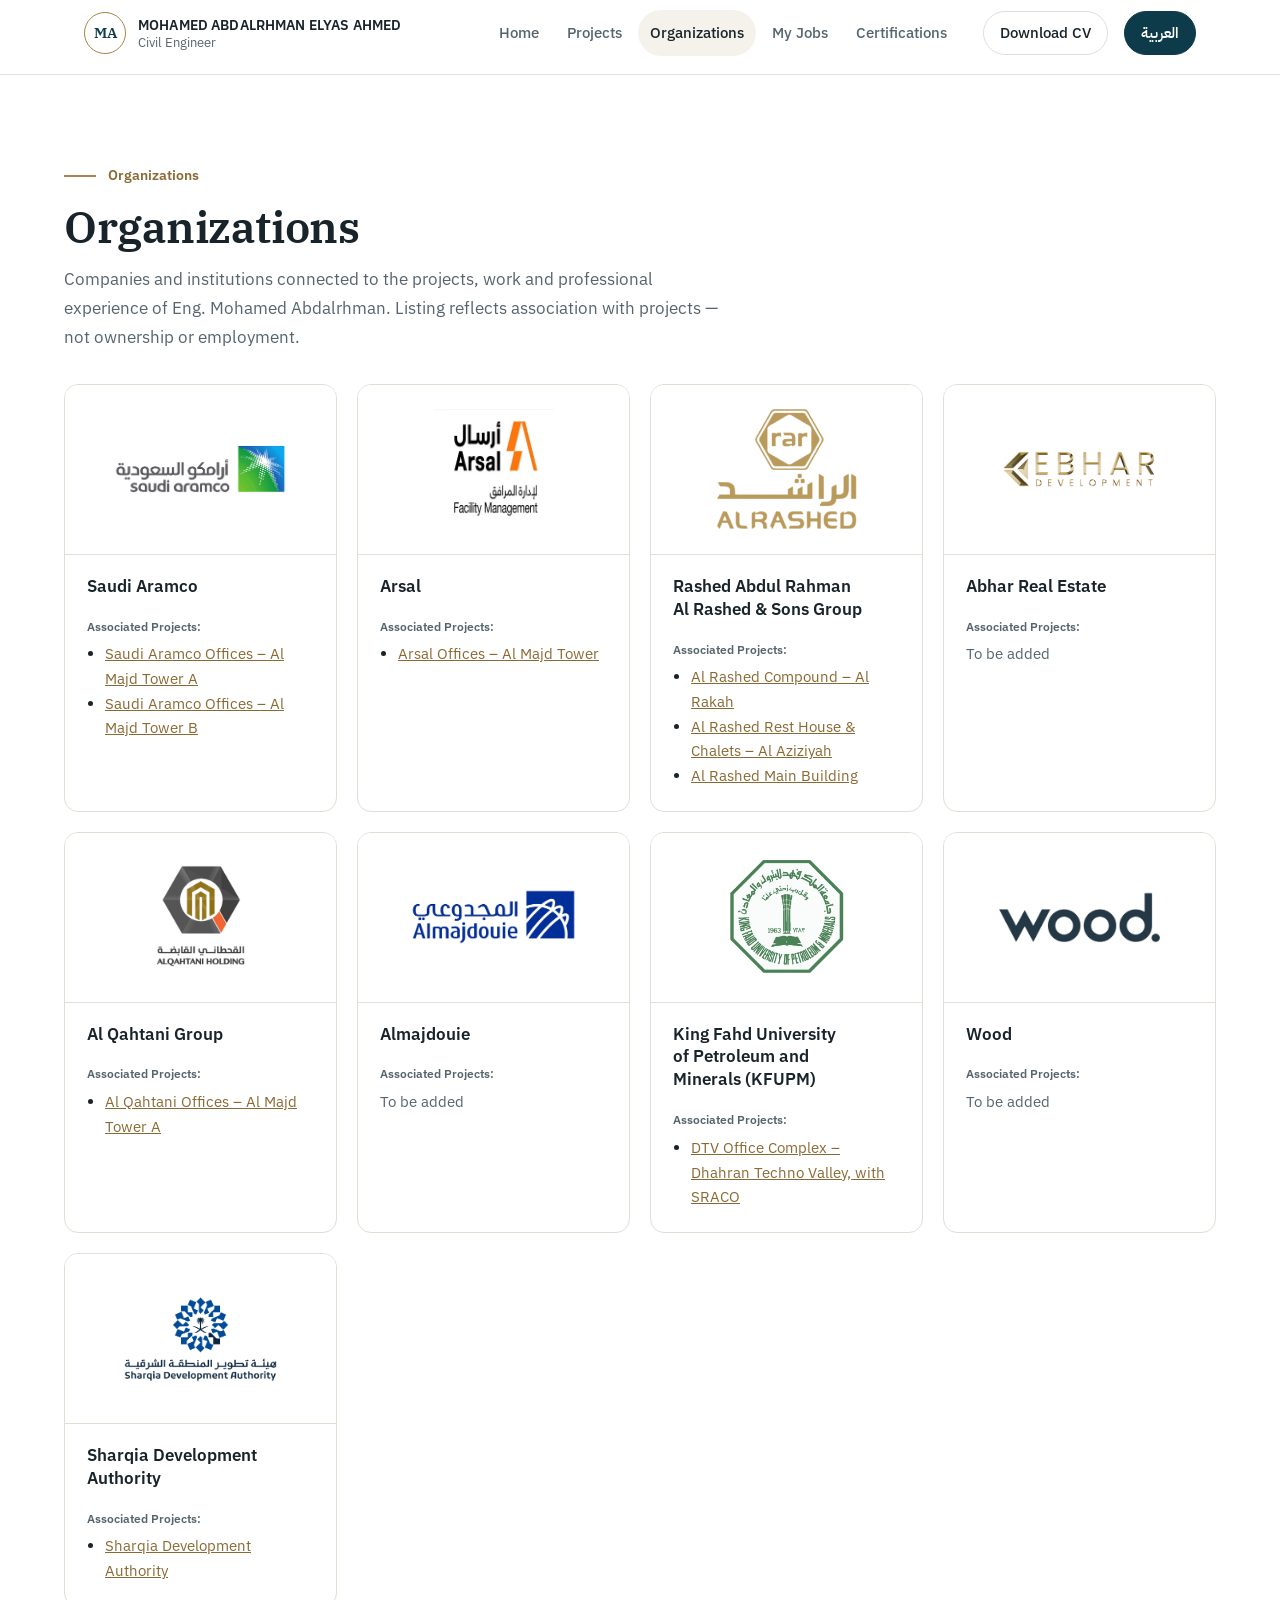
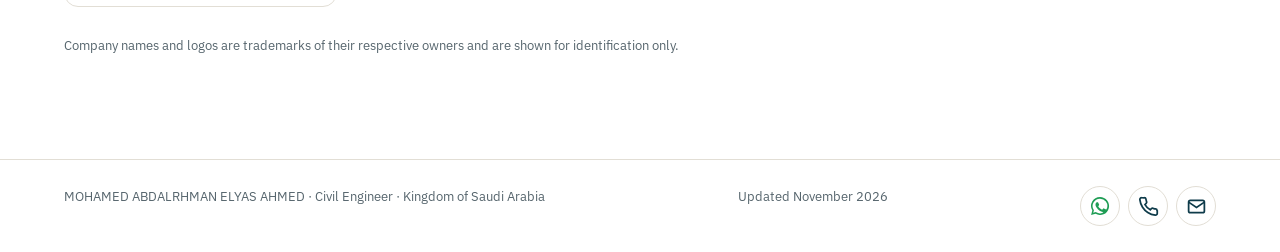
<file: organizations.html>
<!DOCTYPE html>
<html lang="en" dir="ltr">
<head>
<meta charset="utf-8">
<meta name="viewport" content="width=device-width, initial-scale=1">
<title>Project Organizations — Mohamed Abdalrhman Elyas Ahmed</title>
<meta name="description" content="Mohamed Abdalrhman Elyas Ahmed — Civil Engineer (SCE accredited): project & site engineering, technical office, construction supervision, finishing and infrastructure works.">
<meta property="og:title" content="Mohamed Abdalrhman Elyas Ahmed — Civil Engineer">
<meta property="og:image" content="img/full/01.jpg">
<link rel="preconnect" href="https://fonts.googleapis.com">
<link rel="preconnect" href="https://fonts.gstatic.com" crossorigin>
<link href="https://fonts.googleapis.com/css2?family=IBM+Plex+Sans:wght@400;500;600&family=IBM+Plex+Serif:wght@500;600&family=IBM+Plex+Sans+Arabic:wght@400;500;600;700&display=swap" rel="stylesheet">
<link rel="stylesheet" href="assets/site.css?v=202611271703">
</head>
<body data-page="orgs">
<header>
  <div class="bar">
    <a class="brand" href="index.html"><span class="mono">MA</span><span><b id="hdrName"></b><small id="hdrRole"></small></span></a>
    <nav class="pages" id="pagenav" aria-label="Pages"></nav>
    <a class="cvbtn" href="cv.pdf" id="hdrCv"></a>
    <button class="langbtn" id="lang" type="button"></button>
  </div>
  <nav class="sec" id="secnav" aria-label="Sections"></nav>
</header>
<main id="app"></main>
<footer><div class="wrap"><span id="foot1"></span><span id="foot2"></span><span id="footReach"></span></div></footer>
<dialog id="lb"><div class="lb"><img id="lbimg" alt=""><p id="lbcap"></p><div class="lbc"><button id="prev"></button><button id="close"></button><button id="next"></button></div></div></dialog>
<noscript><p style="padding:24px">Mohamed Abdalrhman Elyas Ahmed — Civil Engineer · eng.mohamed.elyas@gmail.com · +966 50 604 8872</p></noscript>

<script src="assets/app.js?v=202611271703"></script>
</body>
</html>
</file>
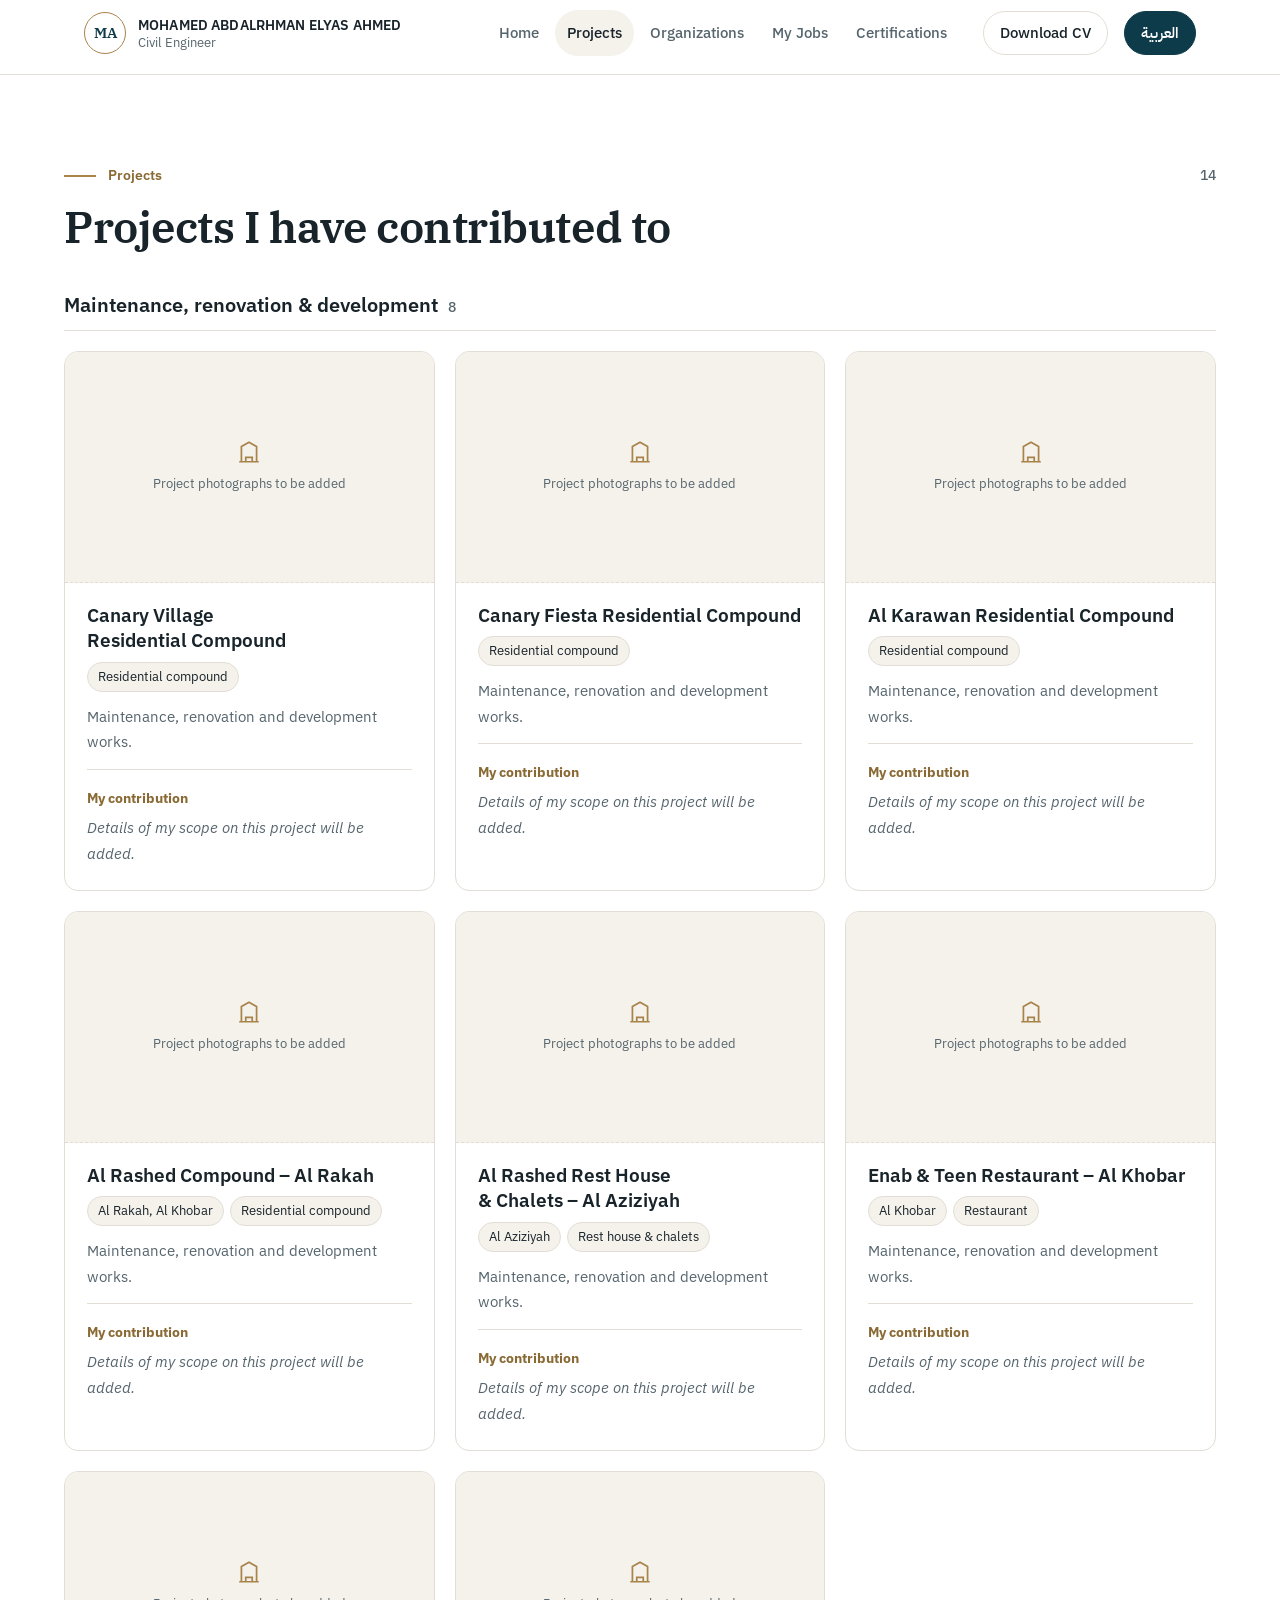
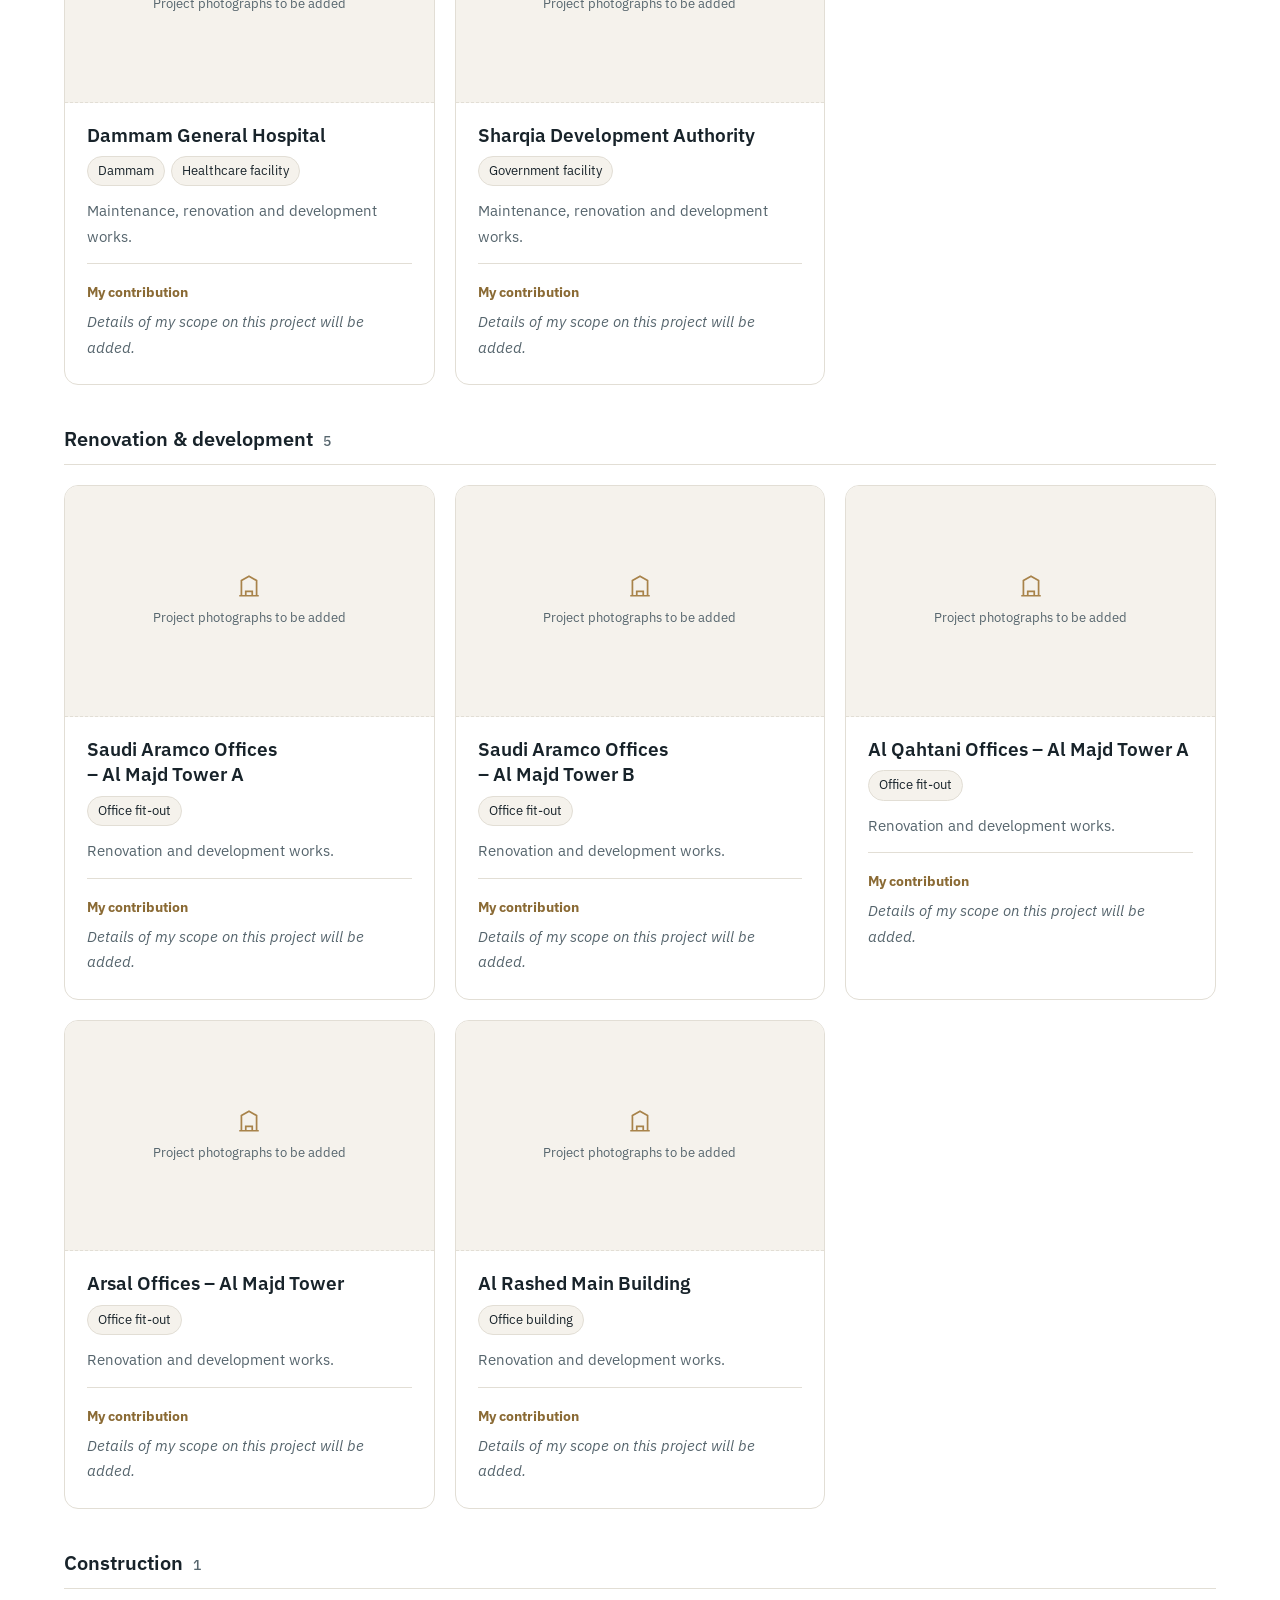
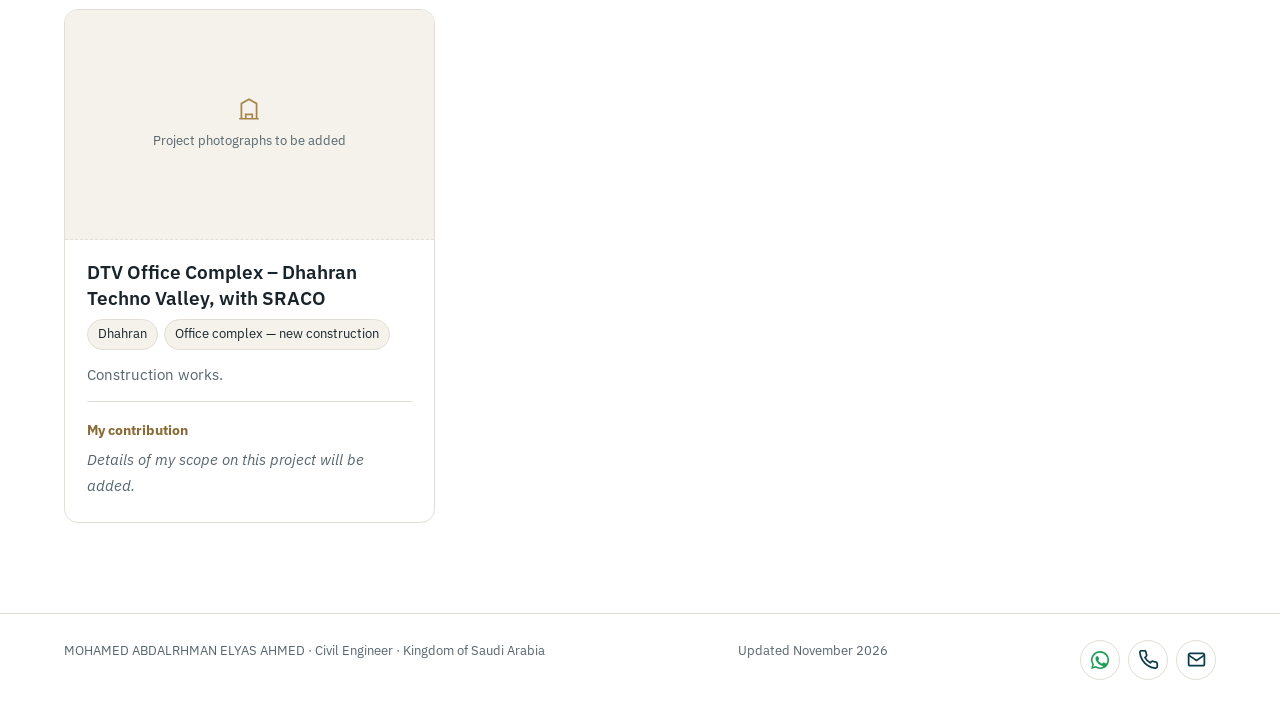
<file: projects.html>
<!DOCTYPE html>
<html lang="en" dir="ltr">
<head>
<meta charset="utf-8">
<meta name="viewport" content="width=device-width, initial-scale=1">
<title>Projects — Mohamed Abdalrhman Elyas Ahmed</title>
<meta name="description" content="Mohamed Abdalrhman Elyas Ahmed — Civil Engineer (SCE accredited): project & site engineering, technical office, construction supervision, finishing and infrastructure works.">
<meta property="og:title" content="Mohamed Abdalrhman Elyas Ahmed — Civil Engineer">
<meta property="og:image" content="img/full/01.jpg">
<link rel="preconnect" href="https://fonts.googleapis.com">
<link rel="preconnect" href="https://fonts.gstatic.com" crossorigin>
<link href="https://fonts.googleapis.com/css2?family=IBM+Plex+Sans:wght@400;500;600&family=IBM+Plex+Serif:wght@500;600&family=IBM+Plex+Sans+Arabic:wght@400;500;600;700&display=swap" rel="stylesheet">
<link rel="stylesheet" href="assets/site.css?v=202611271703">
</head>
<body data-page="projects">
<header>
  <div class="bar">
    <a class="brand" href="index.html"><span class="mono">MA</span><span><b id="hdrName"></b><small id="hdrRole"></small></span></a>
    <nav class="pages" id="pagenav" aria-label="Pages"></nav>
    <a class="cvbtn" href="cv.pdf" id="hdrCv"></a>
    <button class="langbtn" id="lang" type="button"></button>
  </div>
  <nav class="sec" id="secnav" aria-label="Sections"></nav>
</header>
<main id="app"></main>
<footer><div class="wrap"><span id="foot1"></span><span id="foot2"></span><span id="footReach"></span></div></footer>
<dialog id="lb"><div class="lb"><img id="lbimg" alt=""><p id="lbcap"></p><div class="lbc"><button id="prev"></button><button id="close"></button><button id="next"></button></div></div></dialog>
<noscript><p style="padding:24px">Mohamed Abdalrhman Elyas Ahmed — Civil Engineer · eng.mohamed.elyas@gmail.com · +966 50 604 8872</p></noscript>

<script src="assets/app.js?v=202611271703"></script>
</body>
</html>
</file>
<file: assets/site.css>
/* VOICE: premium, composed, exact — a complete civil engineer, every claim traceable
   IDEA: a bound engineering dossier — cover, lettered capability sheets, legend keys like a drawing, photo plates
   PICTURE: cover plate of four site photographs plus a drafted plan tile for the office side; practice-area plates; gallery
   COLOUR and TYPE: petrol blue dominant, warm stone support, brass accent; Plex Serif/Sans (EN), Plex Sans Arabic (AR)
   LAYOUT: full-bleed bands, 1240px content, logical properties so RTL is native, stacks below 760px */
:root{color-scheme:light dark;
--bg:light-dark(#ffffff,#0a1a20);--stone:light-dark(#f5f2ec,#0f232b);--ink:light-dark(#18232a,#e9eef0);--mute:light-dark(#56656d,#9db2ba);
--line:light-dark(#e2ded5,#1d3640);--petrol:#0e3b4a;--petrol2:light-dark(#0e3b4a,#072a35);--on:#eef4f5;--brass:#a8834a;--brass-ink:light-dark(#8a6a34,#d6b27a);--brass-soft:light-dark(#efe6d6,#2a2a1e)}
:root[data-theme=light]{color-scheme:light}:root[data-theme=dark]{color-scheme:dark}
*{box-sizing:border-box;min-width:0}
html{scroll-behavior:smooth;scroll-padding-top:120px}
@media(prefers-reduced-motion:reduce){html{scroll-behavior:auto}*{transition:none!important}}
body{margin:0;background:var(--bg);color:var(--ink);font:16px/1.7 "IBM Plex Sans",system-ui,-apple-system,"Segoe UI",sans-serif;overflow-x:clip}
html[lang=ar] body{font-family:"IBM Plex Sans Arabic","IBM Plex Sans",Tahoma,sans-serif;line-height:1.85}
img{display:block;max-width:100%}
a{color:inherit}
.wrap{max-width:1240px;margin:0 auto}
.band{padding:clamp(56px,7vw,104px) max(5vw,16px)}
h1,h2,h3{margin:0;line-height:1.12;text-wrap:balance}
h2{font:600 clamp(30px,3.5vw,44px)/1.12 "IBM Plex Serif",Georgia,serif;letter-spacing:-.01em}
html[lang=ar] h1,html[lang=ar] h2,html[lang=ar] h3{font-family:"IBM Plex Sans Arabic",sans-serif;letter-spacing:0;line-height:1.35}
html[lang=ar] h2{font-weight:700}
h3{font-size:19px;font-weight:600;line-height:1.35}
.lede{font-size:17px;color:var(--mute);max-width:66ch;margin:14px 0 0}
.eyebrow{display:flex;align-items:center;gap:12px;margin-bottom:14px;font-size:14px;font-weight:600;color:var(--brass-ink)}
.eyebrow::before{content:"";width:32px;height:2px;background:var(--brass)}
.eyebrow span{margin-inline-start:auto;font-weight:500;color:var(--mute)}
/* header */
header{position:sticky;top:0;z-index:30;background:color-mix(in srgb,var(--bg) 94%,transparent);backdrop-filter:blur(10px);border-bottom:1px solid var(--line)}
.bar{display:flex;align-items:center;gap:16px;padding:10px max(5vw,16px);max-width:1240px;margin:0 auto}
.brand{display:flex;align-items:center;gap:12px;text-decoration:none;margin-inline-end:auto;line-height:1.25}
.mono{display:grid;place-items:center;width:42px;height:42px;border-radius:50%;border:1.5px solid var(--brass);color:var(--petrol);font:600 15px "IBM Plex Serif",serif;flex:none}
:root[data-theme=dark] .mono{color:var(--brass-ink)}
.brand b{font-size:14px;font-weight:600;letter-spacing:.01em}
.brand small{display:block;font-size:13px;color:var(--mute)}
.langbtn{display:inline-flex;align-items:center;gap:8px;min-height:44px;padding:0 16px;border-radius:999px;border:1px solid var(--petrol);background:var(--petrol);color:#fff;font:600 15px "IBM Plex Sans Arabic","IBM Plex Sans",sans-serif;cursor:pointer}
.cvbtn{display:inline-flex;align-items:center;min-height:44px;padding:0 16px;border-radius:999px;border:1px solid var(--line);text-decoration:none;font-weight:500;font-size:15px}
nav.sec{display:flex;gap:4px;overflow-x:auto;padding:0 max(5vw,16px) 8px;max-width:1240px;margin:0 auto;scrollbar-width:none}
nav.sec a{flex:none;font-size:14px;text-decoration:none;color:var(--mute);padding:8px 12px;border-radius:999px;white-space:nowrap}
nav.sec a.on{background:var(--stone);color:var(--ink);font-weight:600}
/* hero */
.hero{display:grid;grid-template-columns:minmax(0,1fr) minmax(0,1.05fr);gap:clamp(28px,5vw,64px);align-items:center}
.kick{font-size:14px;color:var(--mute)}
.hero h1{font:600 clamp(34px,4.4vw,56px)/1.06 "IBM Plex Serif",Georgia,serif;letter-spacing:-.015em;margin-top:12px;color:var(--petrol)}
:root[data-theme=dark] .hero h1{color:#e9eef0}
@media(prefers-color-scheme:dark){:root:not([data-theme=light]) .hero h1{color:#e9eef0}}
html[lang=ar] .hero h1{font-family:"IBM Plex Sans Arabic",sans-serif;font-weight:700;line-height:1.3}
.title{font-size:clamp(18px,1.7vw,21px);font-weight:500;margin-top:14px}
.title em{font-style:normal;color:var(--brass-ink)}
.hero p{color:var(--mute);margin:16px 0 0;max-width:54ch;font-size:17px}
.pills{display:flex;flex-wrap:wrap;gap:8px;margin:22px 0 0;padding:0;list-style:none}
.pills li{font-size:14px;padding:6px 13px;border-radius:999px;background:var(--stone);border:1px solid var(--line)}
.btns{display:flex;flex-wrap:wrap;gap:12px;margin-top:28px}
.btn{display:inline-flex;align-items:center;min-height:48px;padding:0 22px;border-radius:999px;font-weight:600;font-size:15px;text-decoration:none}
.btn.p{background:var(--petrol);color:#fff}
.btn.s{border:1px solid var(--line)}
.plate{display:grid;grid-template-columns:repeat(6,minmax(0,1fr));grid-template-rows:repeat(6,minmax(0,1fr));gap:10px;height:clamp(380px,46vw,580px)}
.plate figure{margin:0;position:relative;overflow:hidden;border-radius:10px;background:var(--stone)}
.plate img{width:100%;height:100%;object-fit:cover}
.p1{grid-column:1/5;grid-row:1/4}.p2{grid-column:5/7;grid-row:1/4}.p3{grid-column:1/3;grid-row:4/7}.p4{grid-column:3/5;grid-row:4/7}.p5{grid-column:5/7;grid-row:4/7}
.tag{position:absolute;inset-inline-start:10px;bottom:10px;background:rgba(7,30,38,.82);color:#fff;font-size:12.5px;padding:4px 10px;border-radius:999px}
.dwg{background:var(--petrol)!important}
.dwg svg{position:absolute;inset:0;width:100%;height:100%}
/* facts */
.facts{display:grid;grid-template-columns:repeat(4,minmax(0,1fr));background:var(--petrol2);color:var(--on)}
.facts div{padding:28px max(2.4vw,18px);border-inline-end:1px solid rgba(255,255,255,.12)}
.facts div:last-child{border:0}
.facts b{display:block;font:600 clamp(24px,2.6vw,32px)/1.15 "IBM Plex Serif",serif;color:#fff}
html[lang=ar] .facts b{font-family:"IBM Plex Sans Arabic",sans-serif}
.facts span{font-size:14px;color:#b9cdd3}
/* profile */
.prof{display:grid;grid-template-columns:minmax(0,1.3fr) minmax(0,1fr);gap:clamp(28px,5vw,72px);align-items:start}
.prof p{font-size:17px;margin:0 0 14px}
.box{background:var(--stone);border:1px solid var(--line);border-radius:12px;padding:24px}
.box h3{font-size:15px;color:var(--mute);font-weight:600;margin-bottom:12px}
.roles{list-style:none;margin:0 0 22px;padding:0;display:grid;gap:10px}
.roles li{display:flex;justify-content:space-between;gap:12px;padding-bottom:10px;border-bottom:1px solid var(--line);font-weight:500}
.roles li span{color:var(--mute);font-weight:400;font-size:14px;white-space:nowrap}
.chips{display:flex;flex-wrap:wrap;gap:8px}
.chips span{font-size:14px;padding:6px 12px;border-radius:999px;background:var(--bg);border:1px solid var(--line)}
.note{font-size:13px;color:var(--mute);margin-top:12px}
/* capabilities */
.legend{display:flex;flex-wrap:wrap;gap:8px 22px;font-size:14px;color:var(--mute);margin-top:18px}
.legend span{display:inline-flex;align-items:center;gap:8px}
.mk{width:10px;height:10px;border-radius:50%;flex:none;display:inline-block}
.mk.d{background:var(--brass)}.mk.r{border:1.5px solid var(--brass)}
.caps{display:grid;grid-template-columns:repeat(3,minmax(0,1fr));gap:18px;margin-top:32px}
.cap{border:1px solid var(--line);border-radius:12px;padding:24px;background:var(--bg);display:flex;flex-direction:column}
.cap .ltr{display:grid;place-items:center;width:40px;height:40px;border-radius:10px;background:var(--petrol);color:#fff;font:600 16px "IBM Plex Serif",serif;margin-bottom:14px}
.cap p{margin:6px 0 14px;font-size:15px;color:var(--mute)}
.cap ul{list-style:none;margin:0;padding:0;display:grid;gap:7px;font-size:15px}
.cap li{display:flex;gap:10px;align-items:baseline}
.cap li .mk{transform:translateY(-1px)}
.cap.wide{grid-column:span 2}
.cap.wide ul{grid-template-columns:repeat(2,minmax(0,1fr));column-gap:24px}
/* leadership */
.dark{background:var(--petrol2);color:var(--on)}
.dark .eyebrow{color:#d6b27a}.dark .eyebrow span{color:#9fbac2}.dark .lede{color:#bcd0d5}
.lead{display:grid;grid-template-columns:minmax(0,1.1fr) minmax(0,1fr);gap:clamp(28px,5vw,64px);align-items:center}
.lead ol{list-style:none;margin:26px 0 0;padding:0;display:grid;grid-template-columns:repeat(2,minmax(0,1fr));gap:10px;counter-reset:c}
.lead li{counter-increment:c;display:flex;gap:12px;align-items:flex-start;background:rgba(255,255,255,.06);border:1px solid rgba(255,255,255,.12);border-radius:10px;padding:14px;font-size:15px}
.lead li::before{content:counter(c,decimal-leading-zero);color:#d6b27a;font-weight:600;font-size:13px;padding-top:2px}
.lead figure{margin:0;position:relative}
.lead img{border-radius:12px;width:100%;aspect-ratio:4/3;object-fit:cover}
.stat{position:absolute;inset-inline-start:-14px;bottom:-14px;background:var(--brass);color:#fff;border-radius:10px;padding:14px 18px;max-width:240px}
.stat b{display:block;font:600 28px/1.1 "IBM Plex Serif",serif}
.stat span{font-size:13px}
/* practice areas */
.areas{display:grid;grid-template-columns:repeat(3,minmax(0,1fr));gap:18px;margin-top:32px}
.area{border:1px solid var(--line);border-radius:12px;overflow:hidden;background:var(--bg);display:flex;flex-direction:column}
.area img{width:100%;aspect-ratio:3/2;object-fit:cover}
.area div{padding:20px 22px 22px}
.area h3 small{display:block;font-size:13px;color:var(--brass-ink);font-weight:600;margin-bottom:4px}
.area ul{list-style:none;margin:12px 0 0;padding:0;display:grid;gap:6px;font-size:15px}
.area li{display:flex;gap:10px;align-items:baseline}
.area button{margin-top:16px;align-self:flex-start;min-height:40px;padding:0 14px;border-radius:999px;border:1px solid var(--line);background:transparent;color:var(--ink);font:500 14px inherit;font-family:inherit;cursor:pointer}
/* sequences */
.seqs{display:grid;gap:36px;margin-top:40px}
.seqh{display:flex;flex-wrap:wrap;align-items:baseline;gap:4px 16px;margin-bottom:14px}
.seqh p{margin:0;font-size:14px;color:var(--mute)}
.steps{display:grid;grid-auto-flow:column;grid-auto-columns:minmax(180px,1fr);gap:12px;overflow-x:auto;padding-bottom:6px;counter-reset:s}
.steps figure{margin:0;counter-increment:s}
.steps img{aspect-ratio:3/4;object-fit:cover;width:100%;border-radius:10px;cursor:zoom-in}
.steps figcaption{font-size:14px;margin-top:10px;display:flex;gap:10px}
.steps figcaption::before{content:counter(s,decimal-leading-zero);font-weight:600;color:var(--brass-ink)}
/* gallery */
.stone{background:var(--stone)}
.filters{display:flex;flex-wrap:wrap;gap:8px;margin:26px 0 16px;padding-bottom:4px}
.f{flex:none;min-height:44px;padding:0 16px;border-radius:999px;border:1px solid var(--line);background:var(--bg);color:var(--ink);font:500 14.5px inherit;font-family:inherit;cursor:pointer;white-space:nowrap}
.f[aria-pressed=true]{background:var(--petrol);border-color:var(--petrol);color:#fff}
.f small{opacity:.7;margin-inline-start:6px}
.count{font-size:14px;color:var(--mute);margin:0 0 14px}
.grid{columns:4 220px;column-gap:12px}
.grid button{all:unset;display:block;width:100%;margin:0 0 12px;break-inside:avoid;border-radius:10px;overflow:hidden;cursor:zoom-in;position:relative;background:var(--line)}
.grid img{width:100%;height:auto;transition:transform .4s}
.grid button:hover img{transform:scale(1.03)}
.grid button span{position:absolute;inset:auto 0 0 0;padding:26px 12px 10px;font-size:13px;color:#fff;background:linear-gradient(transparent,rgba(4,20,26,.85))}
/* docs */
.docs{display:grid;grid-template-columns:repeat(3,minmax(0,1fr));gap:14px;margin-top:28px}
.doc{border:1.5px dashed var(--line);border-radius:12px;padding:20px;display:flex;gap:14px;align-items:flex-start}
.doc svg{flex:none;color:var(--brass)}
.doc p{margin:4px 0 0;font-size:14px;color:var(--mute)}
.draftnote{display:inline-block;margin-top:16px;font-size:13px;background:var(--brass-soft);color:var(--brass-ink);border-radius:6px;padding:6px 10px}
/* experience */
.tl{list-style:none;margin:32px 0 0;padding:0}
.tl>li{display:grid;grid-template-columns:210px minmax(0,1fr);gap:24px;padding:26px 0;border-top:1px solid var(--line)}
.when{font-weight:600;color:var(--brass-ink);white-space:nowrap;font-size:15px}
.loc{font-size:14px;color:var(--mute);margin-top:4px}
.org{color:var(--mute);font-size:15px;margin-top:4px}
.tl ul{margin:12px 0 0;padding-inline-start:20px;font-size:15px;max-width:72ch}
.cur{display:inline-block;margin-inline-start:10px;font-size:12px;color:#fff;background:var(--petrol);border-radius:999px;padding:1px 9px;vertical-align:2px}
/* education */
.cred{display:grid;grid-template-columns:repeat(3,minmax(0,1fr));gap:18px;margin-top:32px}
.card{border:1px solid var(--line);border-radius:12px;padding:24px;background:var(--bg)}
.card h3{font-size:17px}
.card p{margin:8px 0 0;font-size:15px;color:var(--mute)}
.card ul{margin:10px 0 0;padding-inline-start:20px;font-size:15px}
.ok{display:inline-block;font-size:12.5px;font-weight:600;color:#1d7a46;background:color-mix(in srgb,#1d7a46 13%,transparent);border-radius:999px;padding:3px 10px;margin-top:12px}
/* contact */
.contact{display:grid;grid-template-columns:minmax(0,1fr) minmax(0,1.2fr);gap:clamp(24px,4vw,56px);align-items:center}
.rows{display:grid;gap:12px}
.row{display:flex;align-items:center;gap:16px;padding:16px 18px;border-radius:12px;background:rgba(255,255,255,.06);border:1px solid rgba(255,255,255,.14);text-decoration:none}
.ic{display:grid;place-items:center;width:42px;height:42px;border-radius:50%;background:var(--brass);color:#fff;flex:none}
.row small{display:block;font-size:13px;color:#b9cdd3}
.row b{font-weight:500;font-size:17px;overflow-wrap:anywhere;direction:ltr;unicode-bidi:isolate;display:inline-block}
footer{padding:26px max(5vw,16px);font-size:13px;color:var(--mute);border-top:1px solid var(--line)}
footer .wrap{display:flex;flex-wrap:wrap;gap:8px 24px;justify-content:space-between}
/* lightbox */
dialog{border:0;padding:0;background:transparent;max-width:min(96vw,1400px);max-height:94vh}
dialog::backdrop{background:rgba(3,14,18,.93)}
.lb{display:flex;flex-direction:column;align-items:center;gap:12px}
.lb img{max-height:82vh;width:auto;border-radius:6px}
.lb p{color:#e9eef0;margin:0;font-size:15px;text-align:center}
.lbc{display:flex;gap:10px}
.lbc button{min-width:46px;min-height:46px;border-radius:999px;border:1px solid #33515b;background:#0b2229;color:#fff;font:600 15px inherit;font-family:inherit;cursor:pointer;padding:0 16px}
:focus-visible{outline:3px solid var(--brass);outline-offset:2px}
.ltrnum{direction:ltr;unicode-bidi:isolate}
@media(max-width:1000px){.caps,.areas{grid-template-columns:repeat(2,minmax(0,1fr))}.cap.wide{grid-column:span 2}.cred,.docs{grid-template-columns:1fr}}
@media(max-width:860px){.hero,.prof,.lead,.contact{grid-template-columns:1fr}.facts{grid-template-columns:repeat(2,minmax(0,1fr))}.facts div:nth-child(2){border-inline-end:0}.facts div:nth-child(-n+2){border-bottom:1px solid rgba(255,255,255,.12)}.plate{height:440px}.cvbtn{display:none}.brand small{display:none}}
@media(max-width:600px){.caps,.areas{grid-template-columns:1fr}.cap.wide{grid-column:auto}.cap.wide ul,.lead ol{grid-template-columns:1fr}.tl>li{grid-template-columns:1fr;gap:6px}.grid{columns:2 140px;column-gap:8px}.grid button{margin-bottom:8px}.plate{height:360px}.stat{inset-inline-start:10px;bottom:10px}.brand b{font-size:12.5px}}

/* pages nav */
.pages{display:flex;gap:4px;margin-inline-end:8px}
.pages a{text-decoration:none;font-size:15px;font-weight:500;color:var(--mute);padding:10px 12px;border-radius:999px;white-space:nowrap}
.pages a.on{color:var(--ink);background:var(--stone)}
@media(max-width:860px){.bar{flex-wrap:wrap}.pages{order:3;width:100%;margin:0;overflow-x:auto}.pages a{padding:8px 12px;font-size:14px}}
/* projects */
.pgrid{display:grid;grid-template-columns:repeat(3,minmax(0,1fr));gap:20px;margin-top:32px}
.pcard{border:1px solid var(--line);border-radius:14px;overflow:hidden;background:var(--bg);display:flex;flex-direction:column}
.pcard.tpl{border-style:dashed}
.pimg{position:relative}
.pimg>img{width:100%;aspect-ratio:16/10;object-fit:cover;cursor:zoom-in}
.plogo{position:absolute;inset-inline-start:16px;bottom:-30px;width:68px;height:68px;border-radius:14px;background:#fff;border:1px solid var(--line);box-shadow:0 6px 18px rgba(7,30,38,.12);display:grid;place-items:center;overflow:hidden}
.plogo img{max-width:80%;max-height:80%;object-fit:contain}
.lgph{display:grid;place-items:center;width:100%;height:100%;color:var(--brass);border:1.5px dashed color-mix(in srgb,var(--brass) 60%,transparent);border-radius:13px}
.pbody{padding:44px 22px 22px}
.pmeta{display:flex;flex-wrap:wrap;gap:6px;margin-top:8px}
.pmeta span{font-size:13px;padding:3px 10px;border-radius:999px;background:var(--stone);border:1px solid var(--line)}
.pbody p{margin:12px 0 0;font-size:15px;color:var(--mute)}
.kv{list-style:none;margin:14px 0 0;padding:0;display:grid;gap:6px;font-size:14.5px}
.kv li{display:flex;gap:10px}.kv .k{color:var(--mute);min-width:8.5em}
.kv a{color:var(--brass-ink);font-weight:500}
details{margin-top:12px;font-size:15px}summary{cursor:pointer;font-weight:600}
.pthumbs{display:grid;grid-template-columns:repeat(4,minmax(0,1fr));gap:6px;margin-top:14px}
.pthumbs img{aspect-ratio:1;object-fit:cover;border-radius:6px;cursor:zoom-in}
.empty{margin-top:32px;border:1px solid var(--line);background:var(--stone);border-radius:14px;padding:28px;display:flex;flex-wrap:wrap;gap:16px;align-items:center;justify-content:space-between}
.empty p{margin:0;font-size:17px}
/* organizations */
.ogrid{display:grid;grid-template-columns:repeat(3,minmax(0,1fr));gap:20px;margin-top:28px}
.otile{border:1px solid var(--line);border-radius:14px;background:var(--bg);overflow:hidden;display:flex;flex-direction:column;scroll-margin-top:130px}
.otile:target{outline:2px solid var(--brass)}
.ologo{height:170px;display:grid;place-items:center;background:#fff;border-bottom:1px solid var(--line);padding:24px}
.ologo img{max-width:78%;max-height:110px;object-fit:contain}
.oname-tile{text-align:center;color:var(--petrol)}
.oname-tile b{display:block;font:600 30px/1.1 "IBM Plex Serif",Georgia,serif;letter-spacing:.04em}
.oname-tile small{display:block;margin-top:8px;font-size:13px;color:#56656d}
.obody{padding:20px 22px 22px;display:flex;flex-direction:column;gap:8px;align-items:flex-start}
.obody .alt{font-size:14px;color:var(--mute)}
.role{display:inline-block;font-style:normal;font-size:12.5px;font-weight:600;border-radius:999px;padding:3px 10px}
.r-owner{background:color-mix(in srgb,var(--petrol) 14%,transparent);color:var(--petrol)}
.r-contractor{background:color-mix(in srgb,var(--brass) 20%,transparent);color:var(--brass-ink)}
.r-related{background:var(--stone);color:var(--mute);border:1px solid var(--line)}
:root[data-theme=dark] .r-owner{color:#9fd0dc}
.oprj{display:flex;flex-direction:column;gap:2px;font-size:14px}.oprj small{color:var(--mute)}
.oprj a{color:var(--brass-ink)}
.osite{font-size:14px;color:var(--brass-ink);text-decoration:none;margin-top:4px}
.otile.add{border-style:dashed;display:grid;place-items:center;min-height:300px;color:var(--mute);font-size:14px;background:transparent}
@media(max-width:1000px){.pgrid,.ogrid{grid-template-columns:repeat(2,minmax(0,1fr))}}
@media(max-width:600px){.pgrid,.ogrid{grid-template-columns:1fr}.kv li{flex-direction:column;gap:0}}

@media(max-width:860px){.brand{flex:1 1 0;min-width:0}.brand>span:last-child{min-width:0}.brand b{display:block;white-space:nowrap;overflow:hidden;text-overflow:ellipsis}.langbtn{flex:none}}

.cattabs{display:flex;flex-wrap:wrap;gap:8px;margin-top:22px}
.cattabs a{text-decoration:none;font-size:14.5px;font-weight:500;padding:9px 16px;border-radius:999px;border:1px solid var(--line);background:var(--bg)}
.cattabs small{color:var(--mute);margin-inline-start:4px}
.ocat{margin-top:52px;scroll-margin-top:130px}
.ocath{display:flex;gap:16px;align-items:flex-start;padding-bottom:16px;border-bottom:1px solid var(--line)}
.ocath .ltr{display:grid;place-items:center;flex:none;width:40px;height:40px;border-radius:10px;background:var(--petrol);color:#fff;font:600 16px "IBM Plex Serif",serif}
.ocath h3{font-size:22px}.ocath h3 small{font-size:14px;color:var(--mute);font-weight:500;margin-inline-start:10px}
.ocath p{margin:4px 0 0;color:var(--mute);font-size:15px;max-width:70ch}
.oname-tile b.long{font-size:clamp(16px,1.5vw,19px);letter-spacing:0;line-height:1.3;max-width:24ch;display:block;margin:0 auto}
html[lang=ar] .oname-tile b.long{font-family:"IBM Plex Sans Arabic",sans-serif}
.emp{display:flex;flex-direction:column;gap:2px;font-size:14.5px}.emp b{font-weight:600}.emp span{color:var(--mute)}
.ocat .ologo{height:150px}

/* v4 simple pages */
.pgrid.two{grid-template-columns:repeat(2,minmax(0,1fr))}
.sbadge{position:absolute;inset-inline-start:12px;top:12px;background:var(--brass);color:#fff;font-size:12.5px;font-weight:600;padding:4px 10px;border-radius:999px}
.pcard .pthumbs{padding:6px 6px 0;margin:0}
.pcard .pbody{padding:20px 22px 24px}
.pwork{margin-top:14px;padding-top:14px;border-top:1px solid var(--line)}.pwork b{font-size:14px;color:var(--brass-ink)}.pwork p{margin:4px 0 0}
.ogrid.simple{grid-template-columns:repeat(auto-fill,minmax(260px,1fr));margin-top:32px}
.lslot{display:grid;place-items:center;width:150px;height:90px;border:1.5px dashed var(--line);border-radius:10px;color:#8a979e;font-size:13px}
.assoc{margin-top:8px;font-size:14.5px;width:100%}.assoc small{color:var(--mute);font-weight:600}
.assoc ul{margin:4px 0 0;padding-inline-start:18px}.assoc li.none{color:var(--mute);list-style:none;margin-inline-start:-18px}
.assoc a{color:var(--brass-ink)}
.jgrid{display:grid;grid-template-columns:repeat(2,minmax(0,1fr));gap:18px;margin-top:32px}
.jcard{border:1px solid var(--line);border-radius:14px;padding:22px 24px;background:var(--bg)}
.jcard.now{border-color:color-mix(in srgb,var(--petrol) 45%,var(--line))}
.jtop{display:flex;align-items:center;gap:10px;flex-wrap:wrap}
.jcard h3{margin-top:10px}
.jt{color:var(--mute);font-size:15px;margin-top:4px}
.jcard ul{margin:12px 0 0;padding-inline-start:20px;font-size:15px}
@media(max-width:760px){.pgrid.two,.jgrid{grid-template-columns:1fr}}

/* 2026-11-23 */
.dot{width:7px;height:7px;border-radius:50%;background:var(--brass);flex:none;transform:translateY(-2px)}
.cap li,.area li{align-items:center}
.pgroup{margin-top:40px}
.gh{font-size:20px;padding-bottom:12px;border-bottom:1px solid var(--line)}.gh small{font-size:14px;color:var(--mute);font-weight:500;margin-inline-start:10px}
.pgroup .pgrid{margin-top:20px}
.pimg.noph{aspect-ratio:16/10;display:grid;place-items:center;background:var(--stone);border-bottom:1px dashed var(--line)}
.pimg.noph span{display:flex;flex-direction:column;align-items:center;gap:8px;color:var(--brass)}
.pimg.noph small{color:var(--mute);font-size:13px}
.tbd{color:var(--mute);font-style:italic}
.lslot{flex-direction:column;gap:6px;color:var(--brass)}.lslot small{color:#8a979e}
.ogrid.simple .obody h3{font-size:17px}

.ologo img{width:auto;height:auto;max-width:80%;max-height:120px;object-fit:contain}
/* ===== direct contact icons ===== */
.reach{display:flex;flex-wrap:wrap;gap:10px;margin-top:22px}
.ri{display:inline-flex;align-items:center;gap:8px;min-height:44px;padding:0 16px 0 12px;border-radius:999px;border:1px solid var(--line);background:var(--bg);text-decoration:none;font-size:14px;font-weight:500;color:var(--ink);transition:border-color .15s,background .15s}
.ri svg{color:var(--petrol);flex:none}
:root[data-theme=dark] .ri svg{color:var(--brass-ink)}
@media(prefers-color-scheme:dark){:root:not([data-theme=light]) .ri svg{color:var(--brass-ink)}}
.ri.wa svg{color:#1f9d55!important}
.ri:hover{border-color:var(--brass)}
.ri:focus-visible{outline:2px solid var(--brass);outline-offset:2px}
.dark-r .ri{background:rgba(255,255,255,.06);border-color:rgba(255,255,255,.18);color:#fff}
.dark-r .ri svg{color:#d6b27a!important}.dark-r .ri.wa svg{color:#4fd08a!important}
.foot-r{margin:0;gap:8px}.foot-r .ri{min-height:40px;width:40px;padding:0;justify-content:center}.foot-r .ri span{position:absolute;width:1px;height:1px;overflow:hidden;clip:rect(0 0 0 0)}
/* ===== certifications page ===== */
.cgrp{display:flex;align-items:baseline;gap:12px;margin:46px 0 16px;font-size:20px;color:var(--petrol)}
:root[data-theme=dark] .cgrp{color:#e9eef0}
@media(prefers-color-scheme:dark){:root:not([data-theme=light]) .cgrp{color:#e9eef0}}
.cgrp small{font-size:13px;font-weight:600;color:var(--brass-ink)}
.ccard{border:1px solid var(--line);border-radius:12px;background:var(--bg);overflow:hidden;display:flex;flex-direction:column}
.ccard.feat{display:grid;grid-template-columns:minmax(0,1.1fr) minmax(0,1fr);align-items:stretch}
.cshot{display:block;padding:14px;margin:0;border:0;background:var(--stone);cursor:zoom-in;border-bottom:1px solid var(--line)}
.ccard.feat .cshot{border-bottom:0;border-inline-end:1px solid var(--line);padding:22px;display:grid;place-items:center}
.cshot img{display:block;width:100%;height:auto;aspect-ratio:1.414/1;object-fit:contain;background:#fff;box-shadow:0 1px 2px rgba(0,0,0,.08),0 6px 18px rgba(14,59,74,.10);border-radius:3px;transition:transform .2s}
.cshot:hover img{transform:translateY(-2px)}
.cbody{padding:20px 22px 22px;display:flex;flex-direction:column;gap:8px;flex:1}
.ccard.feat .cbody{padding:28px}
.cbody h4{margin:0;font-size:17px;line-height:1.4}
.ccard.feat .cbody h4{font-size:20px}
.cbody dl{margin:8px 0 0;display:grid;gap:0}
.cbody dl div{display:flex;justify-content:space-between;gap:16px;padding:9px 0;border-bottom:1px solid var(--line);font-size:15px}
.cbody dt{color:var(--mute)}.cbody dd{margin:0;font-weight:600;text-align:end}
.cparts{margin:6px 0 0;font-size:14px;color:var(--mute);line-height:1.7}
.cparts b{color:var(--ink);font-weight:600}
.cact{display:flex;flex-wrap:wrap;gap:10px;margin-top:auto;padding-top:14px}
.cact .btn{gap:8px;min-height:44px;font-size:14px}
.cact .btn svg{width:18px;height:18px}
.cgrid{display:grid;grid-template-columns:repeat(3,minmax(0,1fr));gap:18px}
.cn{font-size:12px;font-weight:600;color:var(--brass-ink)}
.cmeta{margin:0;font-size:14px;color:var(--mute)}
.clink{margin-top:auto;padding-top:6px;font-size:14px;font-weight:600;color:var(--brass-ink);text-decoration:none;min-height:32px;display:inline-flex;align-items:center}
.clink:hover{text-decoration:underline}
@media(max-width:1000px){.cgrid{grid-template-columns:repeat(2,minmax(0,1fr))}}
@media(max-width:760px){.ccard.feat{grid-template-columns:1fr}.ccard.feat .cshot{border-inline-end:0;border-bottom:1px solid var(--line)}.ccard.feat .cbody{padding:22px}}
@media(max-width:560px){.cgrid{grid-template-columns:1fr}}
/* five key facts */
.facts{grid-template-columns:repeat(5,minmax(0,1fr))}
@media(max-width:1100px){.facts{grid-template-columns:repeat(3,minmax(0,1fr))}.facts div{border-bottom:1px solid rgba(255,255,255,.12)}}
@media(max-width:860px){.facts{grid-template-columns:repeat(2,minmax(0,1fr))}.facts div:last-child{grid-column:span 2}.facts div:nth-child(2n){border-inline-end:0}}
.pages a{flex:none}
.csub{margin:26px 0 12px;font-size:14px;font-weight:600;color:var(--mute);letter-spacing:.02em}
.cmeta b{font-weight:600;color:var(--ink)}
</file>
